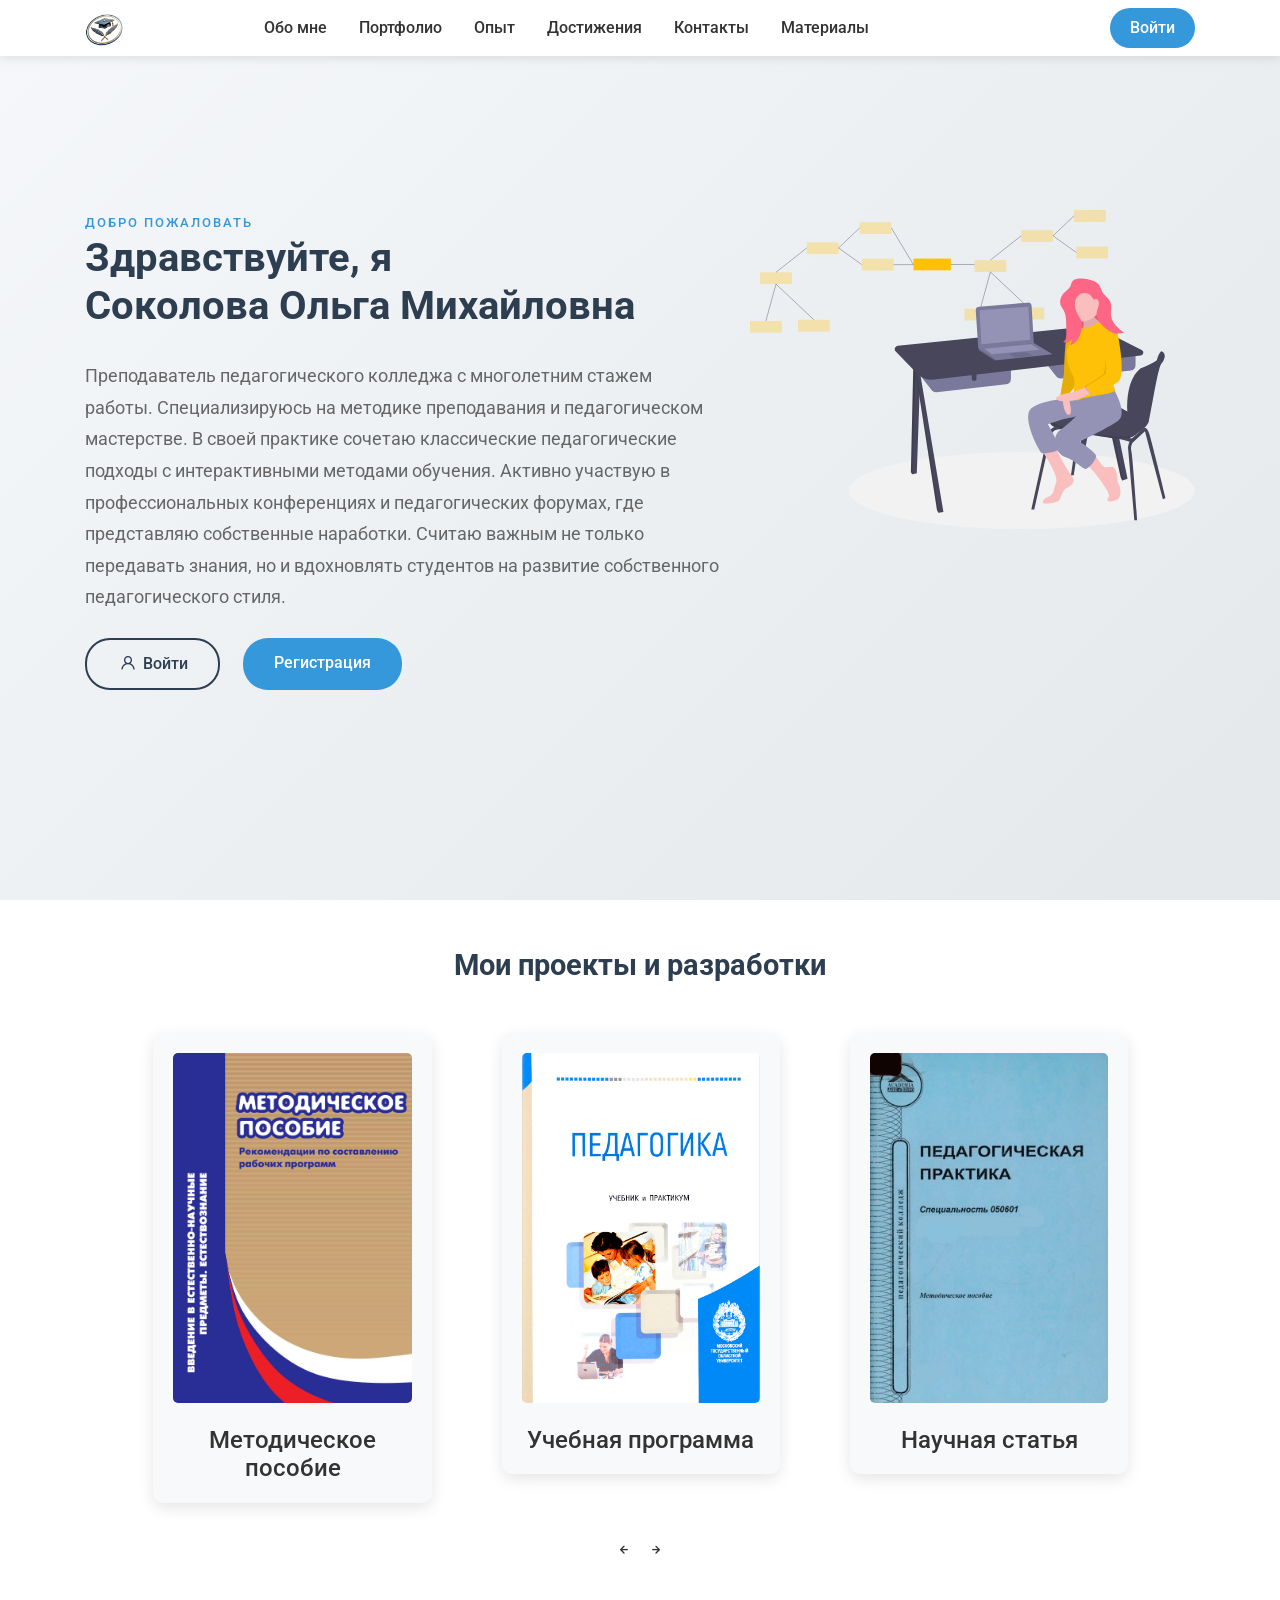
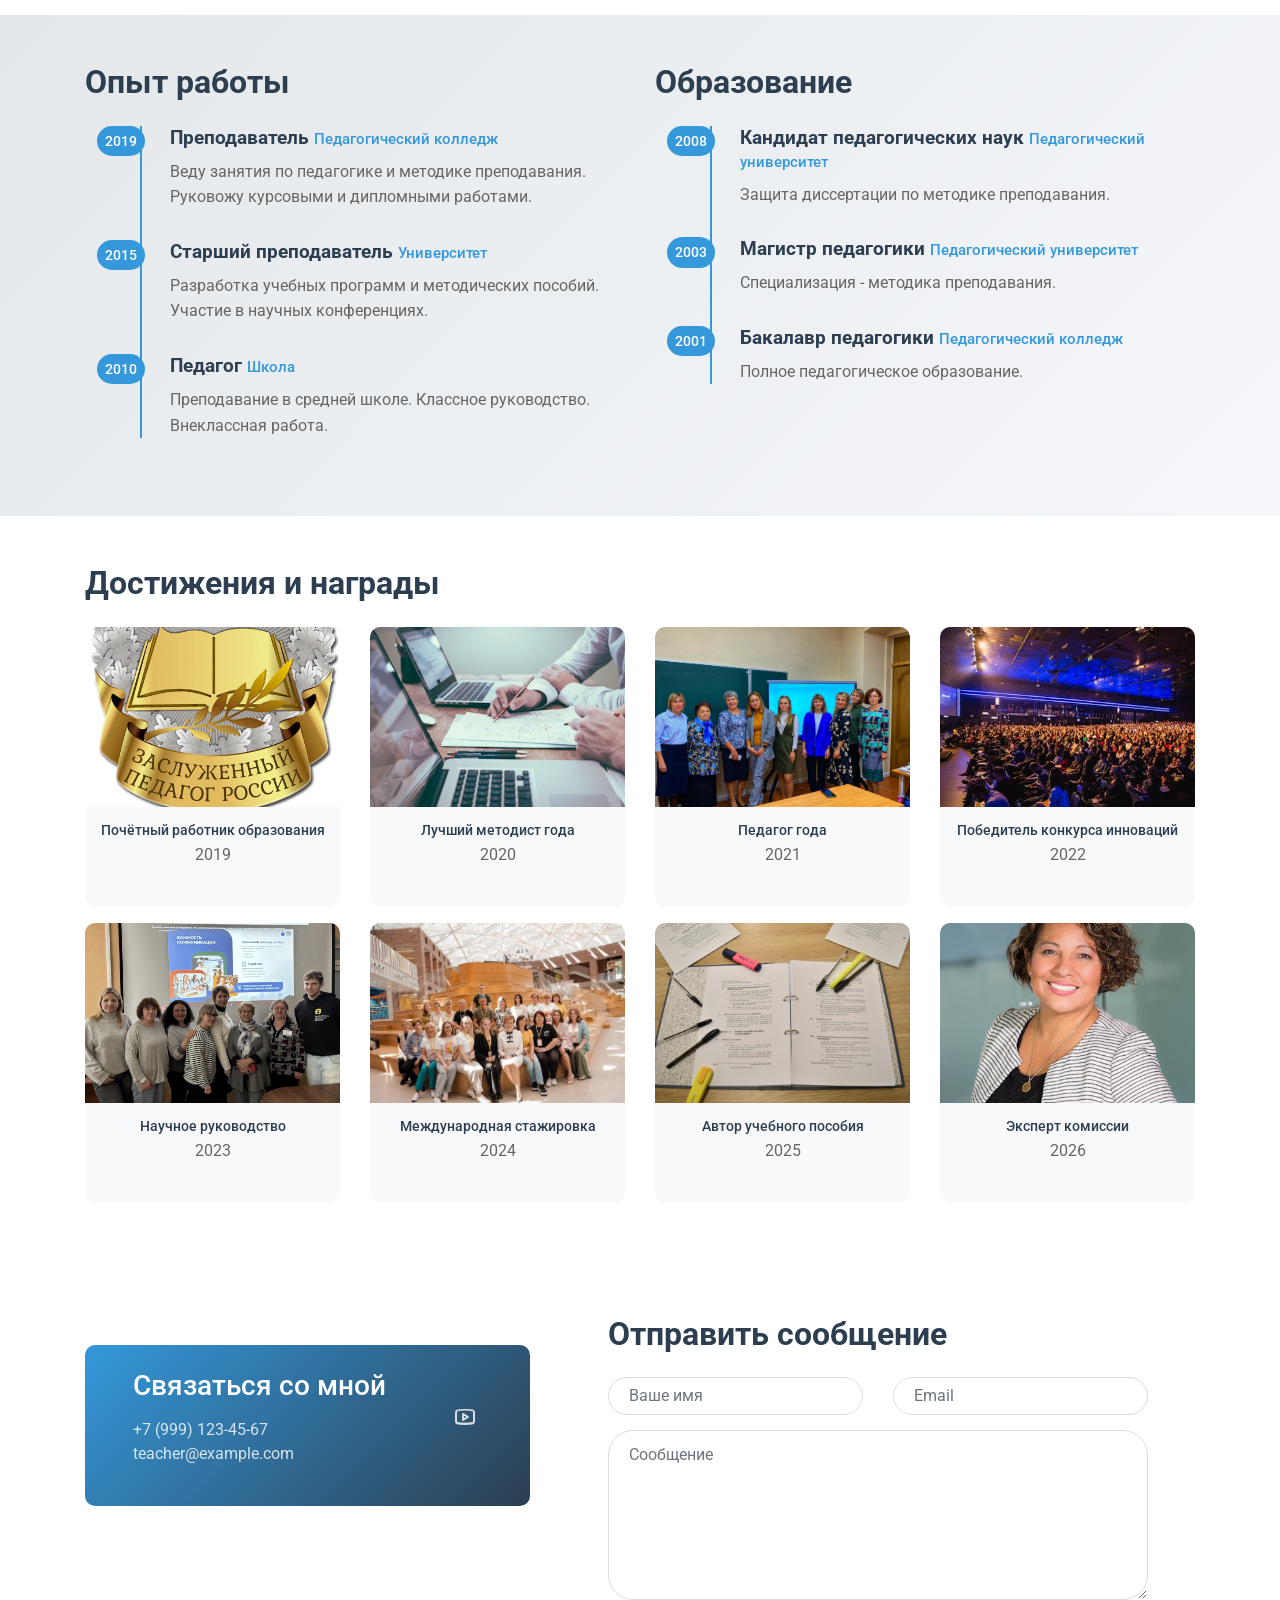
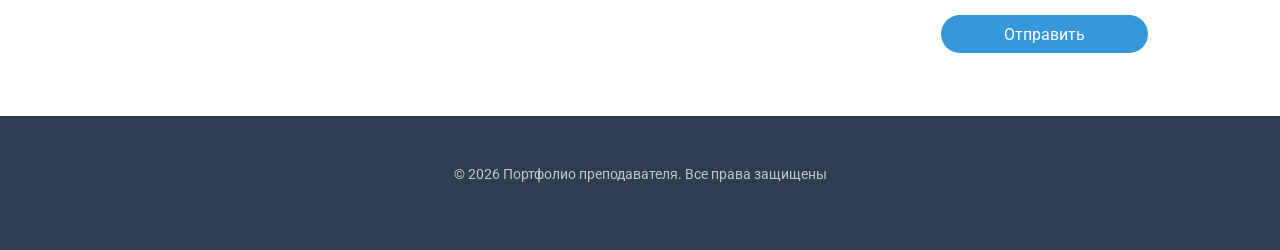
<file: index.html>
<!doctype html>
<html lang="ru">
  <head>
    <meta charset="utf-8">
    <meta name="viewport" content="width=device-width, initial-scale=1, shrink-to-fit=no">
    <meta name="description" content="Портфолио преподавателя педагогического колледжа">
    <meta name="author" content="">

    <title>Портфолио преподавателя</title>

    <link rel="stylesheet" href="css/bootstrap.min.css">
    <link rel="stylesheet" href="css/unicons.css">
    <link rel="stylesheet" href="css/owl.carousel.min.css">
    <link rel="stylesheet" href="css/owl.theme.default.min.css">
    <link rel="stylesheet" href="css/styles.css">
  </head>
  <body>

    <nav class="navbar navbar-expand-sm navbar-light">
        <div class="container">
            <a class="navbar-brand" href="index.html" style="width: 40px; height: 40px;">
              <img src="images/logo.png" alt="" style="width: 100%; vertical-align: top;">
            </a>

            <button class="navbar-toggler" type="button" data-toggle="collapse" data-target="#navbarNav" aria-controls="navbarNav" aria-expanded="false"
                aria-label="Toggle navigation">
                <span class="navbar-toggler-icon"></span>
                <span class="navbar-toggler-icon"></span>
                <span class="navbar-toggler-icon"></span>
            </button>

            <div class="collapse navbar-collapse" id="navbarNav">
                <ul class="navbar-nav mx-auto">
                    <li class="nav-item">
                        <a href="#about" class="nav-link"><span data-hover="Обо мне">Обо мне</span></a>
                    </li>
                    <li class="nav-item">
                        <a href="#portfolio" class="nav-link"><span data-hover="Портфолио">Портфолио</span></a>
                    </li>
                    <li class="nav-item">
                        <a href="#experience" class="nav-link"><span data-hover="Опыт">Опыт</span></a>
                    </li>
                    <li class="nav-item">
                        <a href="#achievements" class="nav-link"><span data-hover="Достижения">Достижения</span></a>
                    </li>
                    <li class="nav-item">
                        <a href="#contact" class="nav-link"><span data-hover="Контакты">Контакты</span></a>
                    </li>
                    <li class="nav-item">
                        <a href="materials.html" class="nav-link"><span data-hover="Материалы">Материалы</span></a>
                    </li>
                </ul>

                <ul class="navbar-nav ml-lg-auto" id="auth-nav">
                </ul>
            </div>
        </div>
    </nav>

    <section class="about full-screen d-lg-flex justify-content-center align-items-center" id="about">
        <div class="container">
            <div class="row">
                
                <div class="col-lg-7 col-md-12 col-12 d-flex align-items-center">
                    <div class="about-text">
                        <small class="small-text">Добро пожаловать</small>
                        <h1 class="animated animated-text">
                            <span class="mr-2">Здравствуйте, я</span>
                                <div class="animated-info">
                                    <!-- <span class="animated-item" id="teacher-name"></span> -->
                                    <span class="animated-item">Соколова Ольга Михайловна</span>
                                    <!-- <span class="animated-item">Соколова Ольга Михайловна</span> -->
                                </div>
                        </h1>

                        <p id="teacher-bio">Преподаватель педагогического колледжа с многолетним стажем работы. Специализируюсь на методике преподавания и педагогическом мастерстве. В своей практике сочетаю классические педагогические подходы с интерактивными методами обучения. Активно участвую в профессиональных конференциях и педагогических форумах, где представляю собственные наработки. Считаю важным не только передавать знания, но и вдохновлять студентов на развитие собственного педагогического стиля.</p>
                        
                        <div class="custom-btn-group mt-4" id="profile-buttons">
                        </div>
                    </div>
                </div>

                <div class="col-lg-5 col-md-12 col-12">
                    <div class="about-image svg">
                        <img src="images/undraw/undraw_software_engineer_lvl5.svg" class="img-fluid" alt="фото преподавателя">
                    </div>
                </div>

            </div>
        </div>
    </section>

    <section class="project py-5" id="portfolio">
        <div class="container">
                
                <div class="row">
                  <div class="col-lg-11 text-center mx-auto col-12">

                      <div class="col-lg-8 mx-auto">
                        <h2>Мои проекты и разработки</h2>
                      </div>

                      <div class="owl-carousel owl-theme" id="portfolio-carousel">
                      </div>

                  </div>
                </div>
        </div>
    </section>

    <section class="resume py-5 d-lg-flex justify-content-center align-items-center" id="experience">
        <div class="container">
            <div class="row">

                <div class="col-lg-6 col-12">
                  <h2 class="mb-4">Опыт работы</h2>

                    <div class="timeline">
                        <div class="timeline-wrapper">
                             <div class="timeline-yr">
                                  <span>2019</span>
                             </div>
                             <div class="timeline-info">
                                  <h3><span>Преподаватель </span><small>Педагогический колледж</small></h3>
                                  <p>Веду занятия по педагогике и методике преподавания. Руковожу курсовыми и дипломными работами.</p>
                             </div>
                        </div>

                        <div class="timeline-wrapper">
                            <div class="timeline-yr">
                                <span>2015</span>
                            </div>
                            <div class="timeline-info">
                                <h3><span>Старший преподаватель </span><small>Университет</small></h3>
                                <p>Разработка учебных программ и методических пособий. Участие в научных конференциях.</p>
                            </div>
                        </div>

                        <div class="timeline-wrapper">
                            <div class="timeline-yr">
                                <span>2010</span>
                            </div>
                            <div class="timeline-info">
                                <h3><span>Педагог </span><small>Школа</small></h3>
                                <p>Преподавание в средней школе. Классное руководство. Внеклассная работа.</p>
                            </div>
                        </div>
                        
                    </div>
                </div>

                <div class="col-lg-6 col-12">
                  <h2 class="mb-4 mobile-mt-2">Образование</h2>

                    <div class="timeline">
                        <div class="timeline-wrapper">
                             <div class="timeline-yr">
                                  <span>2008</span>
                             </div>
                             <div class="timeline-info">
                                  <h3><span>Кандидат педагогических наук </span><small>Педагогический университет</small></h3>
                                  <p>Защита диссертации по методике преподавания.</p>
                             </div>
                        </div>

                        <div class="timeline-wrapper">
                            <div class="timeline-yr">
                                <span>2003</span>
                            </div>
                            <div class="timeline-info">
                                <h3><span>Магистр педагогики </span><small>Педагогический университет</small></h3>
                                <p>Специализация - методика преподавания.</p>
                            </div>
                        </div>
                        
                        <div class="timeline-wrapper">
                            <div class="timeline-yr">
                                <span>2001</span>
                            </div>
                            <div class="timeline-info">
                                <h3><span>Бакалавр педагогики </span><small>Педагогический колледж</small></h3>
                                <p>Полное педагогическое образование.</p>
                            </div>
                        </div>

                    </div>
                </div>
                
            </div>
        </div>
    </section>

    <section class="contact py-5" id="achievements">
      <div class="container">
        <div class="row">
          <div class="col-lg-12 col-12">
            <div class="contact-form">
              <h2 class="mb-4">Достижения и награды</h2>
              <div class="row" id="achievements-list">
                <div class="col-md-4 mb-3">
                  <div class="achievement-card">
                    <i class="uil uil-trophy"></i>
                    <h4>Почётный работник образования</h4>
                    <p>2019</p>
                  </div>
                </div>
                <div class="col-md-4 mb-3">
                  <div class="achievement-card">
                    <i class="uil uil-book"></i>
                    <h4>Лучший методист года</h4>
                    <p>2020</p>
                  </div>
                </div>
                <div class="col-md-4 mb-3">
                  <div class="achievement-card">
                    <i class="uil uil-users-alt"></i>
                    <h4>Педагог года</h4>
                    <p>2021</p>
                  </div>
                </div>
              </div>
            </div>
          </div>
        </div>
      </div>
    </section>

    <section class="contact py-5" id="contact">
      <div class="container">
        <div class="row">
          
          <div class="col-lg-5 mr-lg-5 col-12">
            <div class="contact-info d-flex justify-content-between align-items-center py-4 px-lg-5">
                <div class="contact-info-item">
                  <h3 class="mb-3 text-white">Связаться со мной</h3>
                  <p class="footer-text mb-0">+7 (999) 123-45-67</p>
                  <p><a href="mailto:teacher@example.com">teacher@example.com</a></p>
                </div>

                <ul class="social-links">
                     <li><a href="#" class="uil uil-vk" data-toggle="tooltip" data-placement="left" title="ВКонтакте"></a></li>
                     <li><a href="#" class="uil uil-telegram" data-toggle="tooltip" data-placement="left" title="Telegram"></a></li>
                     <li><a href="#" class="uil uil-youtube" data-toggle="tooltip" data-placement="left" title="YouTube"></a></li>
                </ul>
            </div>
          </div>

          <div class="col-lg-6 col-12">
            <div class="contact-form">
              <h2 class="mb-4">Отправить сообщение</h2>

              <form action="" method="get">
                <div class="row">
                  <div class="col-lg-6 col-12">
                    <input type="text" class="form-control" name="name" placeholder="Ваше имя" id="name">
                  </div>

                  <div class="col-lg-6 col-12">
                    <input type="email" class="form-control" name="email" placeholder="Email" id="email">
                  </div>

                  <div class="col-12">
                    <textarea name="message" rows="6" class="form-control" id="message" placeholder="Сообщение"></textarea>
                  </div>

                  <div class="ml-lg-auto col-lg-5 col-12">
                    <input type="submit" class="form-control submit-btn" value="Отправить">
                  </div>
                </div>
              </form>
            </div>
          </div>

        </div>
      </div>
    </section>

     <footer class="footer py-5">
           <div class="container">
                <div class="row">

                    <div class="col-lg-12 col-12">                                
                        <p class="copyright-text text-center">&copy; <span id="current-year"></span> Портфолио преподавателя. Все права защищены</p>
                    </div>
                    
                </div>
           </div>
      </footer>

    <script src="js/jquery-3.3.1.min.js"></script>
    <script src="js/popper.min.js"></script>
    <script src="js/bootstrap.min.js"></script>
    <script src="js/Headroom.js"></script>
    <script src="js/jQuery.headroom.js"></script>
    <script src="js/owl.carousel.min.js"></script>
    <script src="js/smoothscroll.js"></script>
    <script src="js/app.js"></script>

  </body>
</html>
</file>
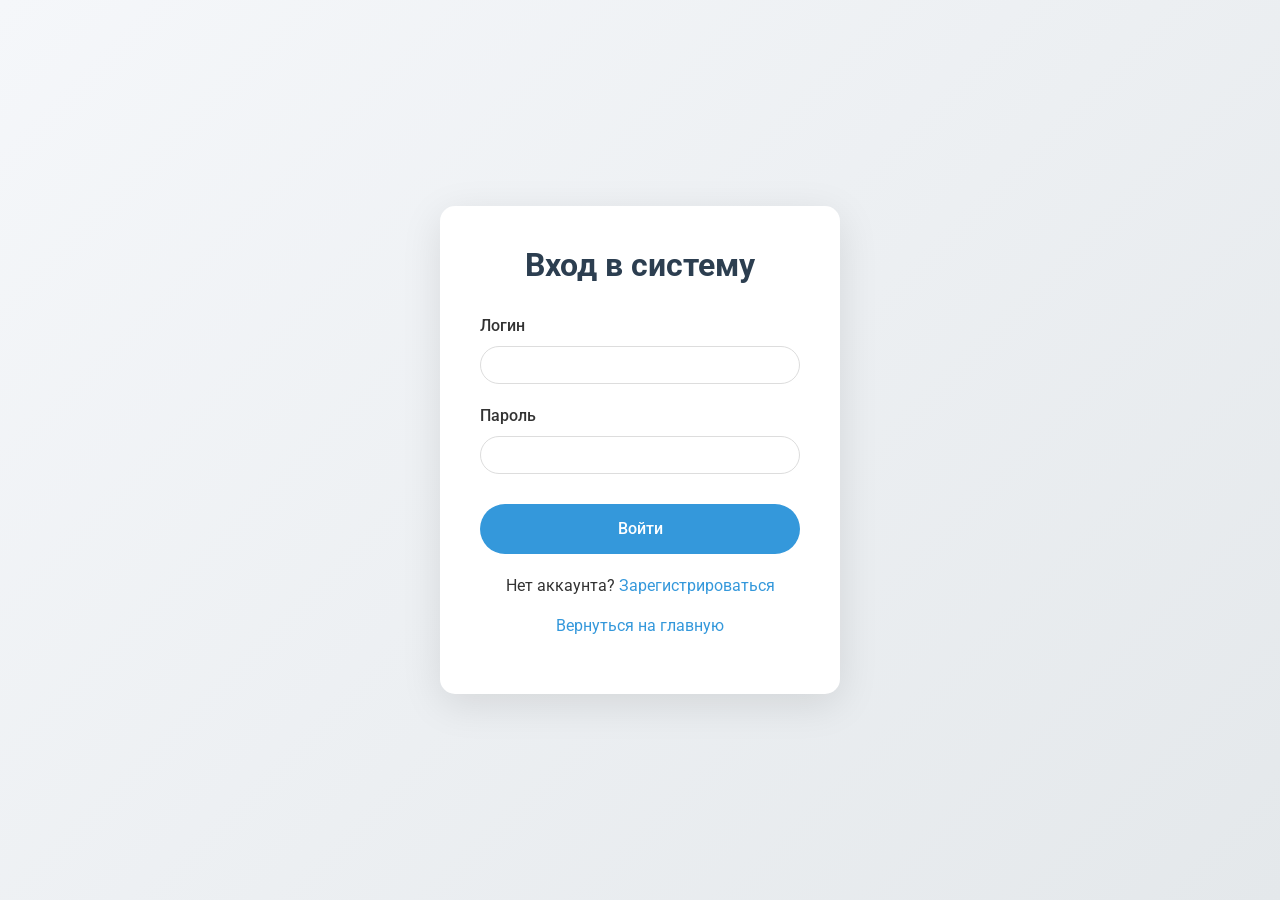
<file: admin.html>
<!doctype html>
<html lang="ru">
  <head>
    <meta charset="utf-8">
    <meta name="viewport" content="width=device-width, initial-scale=1, shrink-to-fit=no">
    <title>Админ-панель - Портфолио преподавателя</title>
    <link rel="stylesheet" href="css/bootstrap.min.css">
    <link rel="stylesheet" href="css/unicons.css">
    <link rel="stylesheet" href="css/styles.css">
  </head>
  <body>

    <div class="admin-page">
      <div class="sidebar">
        <a href="index.html" class="sidebar-brand"><i class='uil uil-graduation-cap'></i> Админ-панель</a>
        <ul class="sidebar-nav">
          <li><a href="#" class="active" data-section="profile"><i class='uil uil-user'></i> Профиль</a></li>
          <li><a href="#" data-section="achievements"><i class='uil uil-trophy'></i> Достижения</a></li>
          <li><a href="#" data-section="experience"><i class='uil uil-briefcase-alt'></i> Опыт работы</a></li>
          <li><a href="#" data-section="education"><i class='uil uil-book'></i> Образование</a></li>
          <li><a href="#" data-section="portfolio"><i class='uil uil-image'></i> Портфолио</a></li>
          <li><a href="#" data-section="materials"><i class='uil uil-file-alt'></i> Материалы</a></li>
          <li><a href="#" data-section="users"><i class='uil uil-users-alt'></i> Пользователи</a></li>
          <li><a href="index.html"><i class='uil uil-home'></i> На сайт</a></li>
        </ul>
      </div>

      <div class="main-content">
        <div class="admin-header">
          <h2>Панель управления</h2>
          <div>
            <span id="admin-name">Администратор</span>
            <span class="logout-btn" onclick="App.logout()">Выйти</span>
          </div>
        </div>

        <div class="alert" id="alert-message" style="display: none;"></div>

        <div id="dashboard-section" class="admin-section">
          <div class="stats-grid">
            <div class="stat-card">
              <i class="uil uil-trophy"></i>
              <h4 id="stat-achievements">0</h4>
              <p>Достижений</p>
            </div>
            <div class="stat-card">
              <i class="uil uil-briefcase-alt"></i>
              <h4 id="stat-experience">0</h4>
              <p>Мест работы</p>
            </div>
            <div class="stat-card">
              <i class="uil uil-book"></i>
              <h4 id="stat-education">0</h4>
              <p>Образований</p>
            </div>
            <div class="stat-card">
              <i class="uil uil-users-alt"></i>
              <h4 id="stat-users">0</h4>
              <p>Пользователей</p>
            </div>
          </div>
        </div>

        <div id="profile-section" class="admin-section" style="display: none;">
          <div class="admin-card">
            <h3>Редактирование профиля</h3>
            <form id="profile-form">
              <div class="form-group">
                <label for="teacher-name">ФИО</label>
                <input type="text" class="form-control" id="teacher-name">
              </div>
              <div class="form-group">
                <label for="teacher-bio">О себе</label>
                <textarea class="form-control" id="teacher-bio"></textarea>
              </div>
              <button type="submit" class="btn custom-btn custom-btn-bg">Сохранить</button>
            </form>
          </div>
        </div>

        <div id="achievements-section" class="admin-section" style="display: none;">
          <div class="admin-card">
            <h3>Добавить достижение</h3>
            <form id="achievement-form">
              <div class="form-row">
                <div class="form-group">
                  <label for="achievement-title">Название</label>
                  <input type="text" class="form-control" id="achievement-title" required>
                </div>
                <div class="form-group">
                  <label for="achievement-year">Год</label>
                  <input type="text" class="form-control" id="achievement-year" required>
                </div>
              </div>
              <div class="form-group">
                <label for="achievement-icon">Иконка (класс)</label>
                <select class="form-control" id="achievement-icon">
                  <option value="uil-trophy">uil-trophy</option>
                  <option value="uil-book">uil-book</option>
                  <option value="uil-users-alt">uil-users-alt</option>
                  <option value="uil-star">uil-star</option>
                  <option value="uilMedal">uil-medal</option>
                </select>
              </div>
              <button type="submit" class="btn custom-btn custom-btn-bg">Добавить</button>
            </form>
          </div>

          <div class="admin-card">
            <h3>Список достижений</h3>
            <table class="data-table" id="achievements-table">
              <thead>
                <tr>
                  <th>Название</th>
                  <th>Год</th>
                  <th>Действия</th>
                </tr>
              </thead>
              <tbody></tbody>
            </table>
          </div>
        </div>

        <div id="experience-section" class="admin-section" style="display: none;">
          <div class="admin-card">
            <h3>Добавить место работы</h3>
            <form id="experience-form">
              <div class="form-row">
                <div class="form-group">
                  <label for="exp-year">Год</label>
                  <input type="text" class="form-control" id="exp-year" required>
                </div>
                <div class="form-group">
                  <label for="exp-title">Должность</label>
                  <input type="text" class="form-control" id="exp-title" required>
                </div>
              </div>
              <div class="form-group">
                <label for="exp-place">Место работы</label>
                <input type="text" class="form-control" id="exp-place" required>
              </div>
              <div class="form-group">
                <label for="exp-desc">Описание</label>
                <textarea class="form-control" id="exp-desc"></textarea>
              </div>
              <button type="submit" class="btn custom-btn custom-btn-bg">Добавить</button>
            </form>
          </div>

          <div class="admin-card">
            <h3>Опыт работы</h3>
            <table class="data-table" id="experience-table">
              <thead>
                <tr>
                  <th>Год</th>
                  <th>Должность</th>
                  <th>Место</th>
                  <th>Действия</th>
                </tr>
              </thead>
              <tbody></tbody>
            </table>
          </div>
        </div>

        <div id="education-section" class="admin-section" style="display: none;">
          <div class="admin-card">
            <h3>Добавить образование</h3>
            <form id="education-form">
              <div class="form-row">
                <div class="form-group">
                  <label for="edu-year">Год</label>
                  <input type="text" class="form-control" id="edu-year" required>
                </div>
                <div class="form-group">
                  <label for="edu-title">Квалификация</label>
                  <input type="text" class="form-control" id="edu-title" required>
                </div>
              </div>
              <div class="form-group">
                <label for="edu-place">Учебное заведение</label>
                <input type="text" class="form-control" id="edu-place" required>
              </div>
              <div class="form-group">
                <label for="edu-desc">Описание</label>
                <textarea class="form-control" id="edu-desc"></textarea>
              </div>
              <button type="submit" class="btn custom-btn custom-btn-bg">Добавить</button>
            </form>
          </div>

          <div class="admin-card">
            <h3>Образование</h3>
            <table class="data-table" id="education-table">
              <thead>
                <tr>
                  <th>Год</th>
                  <th>Квалификация</th>
                  <th>Место</th>
                  <th>Действия</th>
                </tr>
              </thead>
              <tbody></tbody>
            </table>
          </div>
        </div>

        <div id="portfolio-section" class="admin-section" style="display: none;">
          <div class="admin-card">
            <h3>Добавить работу в портфолио</h3>
            <form id="portfolio-form">
              <div class="form-group">
                <label for="portfolio-title">Название</label>
                <input type="text" class="form-control" id="portfolio-title" required>
              </div>
              <div class="form-group">
                <label for="portfolio-image">Изображение</label>
                <select class="form-control" id="portfolio-image">
                  <option value="images/project/project-image01.png">project-image01.png</option>
                  <option value="images/project/project-image02.png">project-image02.png</option>
                  <option value="images/project/project-image03.png">project-image03.png</option>
                  <option value="images/project/project-image04.png">project-image04.png</option>
                  <option value="images/project/project-image05.png">project-image05.png</option>
                </select>
              </div>
              <button type="submit" class="btn custom-btn custom-btn-bg">Добавить</button>
            </form>
          </div>

          <div class="admin-card">
            <h3>Портфолио</h3>
            <table class="data-table" id="portfolio-table">
              <thead>
                <tr>
                  <th>Название</th>
                  <th>И��ображение</th>
                  <th>Действия</th>
                </tr>
              </thead>
              <tbody></tbody>
            </table>
          </div>
        </div>

        <div id="materials-section" class="admin-section" style="display: none;">
          <div class="admin-card">
            <h3>Добавить материал</h3>
            <form id="material-form">
              <div class="form-row">
                <div class="form-group">
                  <label for="material-title">Название</label>
                  <input type="text" class="form-control" id="material-title" required>
                </div>
                <div class="form-group">
                  <label for="material-type">Тип</label>
                  <select class="form-control" id="material-type">
                    <option value="lectures">Лекция</option>
                    <option value="practical">Практическое занятие</option>
                    <option value="methodical">Методический материал</option>
                    <option value="tests">Тест</option>
                  </select>
                </div>
              </div>
              <div class="form-group">
                <label for="material-desc">Описание</label>
                <textarea class="form-control" id="material-desc"></textarea>
              </div>
              <div class="form-group">
                <label for="material-date">Дата</label>
                <input type="date" class="form-control" id="material-date">
              </div>
              <button type="submit" class="btn custom-btn custom-btn-bg">Добавить</button>
            </form>
          </div>

          <div class="admin-card">
            <h3>Материалы</h3>
            <table class="data-table" id="materials-table">
              <thead>
                <tr>
                  <th>Название</th>
                  <th>Тип</th>
                  <th>Дата</th>
                  <th>Скачиваний</th>
                  <th>Действия</th>
                </tr>
              </thead>
              <tbody></tbody>
            </table>
          </div>
        </div>

        <div id="users-section" class="admin-section" style="display: none;">
          <div class="admin-card">
            <h3>Пользователи системы</h3>
            <table class="data-table" id="users-table">
              <thead>
                <tr>
                  <th>ID</th>
                  <th>Имя</th>
                  <th>Логин</th>
                  <th>Роль</th>
                </tr>
              </thead>
              <tbody></tbody>
            </table>
          </div>
        </div>
      </div>
    </div>

    <script src="js/jquery-3.3.1.min.js"></script>
    <script src="js/bootstrap.min.js"></script>
    <script src="js/app.js"></script>
    <script>
      $(document).ready(function() {
        const currentUser = App.getCurrentUser();
        if (!currentUser || currentUser.role !== 'admin') {
          window.location.href = 'login.html';
          return;
        }

        $('#admin-name').text(currentUser.name);

        App.loadAdminData = function() {
          const data = JSON.parse(localStorage.getItem(App.STORAGE_KEY));
          const users = JSON.parse(localStorage.getItem(App.USERS_KEY));
          return { data, users };
        };

        function loadDashboard() {
          const { data, users } = App.loadAdminData();
          $('#stat-achievements').text(data.achievements.length);
          $('#stat-experience').text(data.experience.length);
          $('#stat-education').text(data.education.length);
          $('#stat-users').text(users.length);
        }

        function loadProfile() {
          const { data } = App.loadAdminData();
          $('#teacher-name').val(data.teacherName);
          $('#teacher-bio').val(data.teacherBio);
        }

        function loadAchievements() {
          const { data } = App.loadAdminData();
          $('#achievements-table tbody').html(data.achievements.map((a, i) => `
            <tr>
              <td>${a.title}</td>
              <td>${a.year}</td>
              <td>
                <button class="btn btn-sm btn-delete" onclick="deleteAchievement(${i})">Удалить</button>
              </td>
            </tr>
          `).join(''));
        }

        function loadExperience() {
          const { data } = App.loadAdminData();
          $('#experience-table tbody').html(data.experience.map((e, i) => `
            <tr>
              <td>${e.year}</td>
              <td>${e.title}</td>
              <td>${e.place}</td>
              <td>
                <button class="btn btn-sm btn-delete" onclick="deleteExperience(${i})">Удалить</button>
              </td>
            </tr>
          `).join(''));
        }

        function loadEducation() {
          const { data } = App.loadAdminData();
          $('#education-table tbody').html(data.education.map((e, i) => `
            <tr>
              <td>${e.year}</td>
              <td>${e.title}</td>
              <td>${e.place}</td>
              <td>
                <button class="btn btn-sm btn-delete" onclick="deleteEducation(${i})">Удалить</button>
              </td>
            </tr>
          `).join(''));
        }

        function loadPortfolio() {
          const { data } = App.loadAdminData();
          $('#portfolio-table tbody').html(data.portfolio.map((p, i) => `
            <tr>
              <td>${p.title}</td>
              <td>${p.image}</td>
              <td>
                <button class="btn btn-sm btn-delete" onclick="deletePortfolio(${i})">Удалить</button>
              </td>
            </tr>
          `).join(''));
        }

        function loadMaterials() {
          const materials = JSON.parse(localStorage.getItem('materials')) || [];
          const typeLabels = { lectures: 'Лекция', practical: 'Практика', methodical: 'Методичка', tests: 'Тест' };
          $('#materials-table tbody').html(materials.map((m, i) => `
            <tr>
              <td>${m.title}</td>
              <td>${typeLabels[m.type] || m.type}</td>
              <td>${m.date}</td>
              <td>${m.downloads || 0}</td>
              <td>
                <button class="btn btn-sm btn-delete" onclick="deleteMaterial(${i})">Удалить</button>
              </td>
            </tr>
          `).join(''));
        }

        function loadUsers() {
          const { users } = App.loadAdminData();
          $('#users-table tbody').html(users.map(u => {
            let roleLabel = u.role === 'admin' ? 'Админ' : 'Студент';
            return `<tr>
              <td>${u.id}</td>
              <td>${u.name}</td>
              <td>${u.login}</td>
              <td>${roleLabel}</td>
            </tr>`;
          }).join(''));
        }

        window.deleteAchievement = function(index) {
          App.deleteAchievement(index);
          loadAchievements();
          loadDashboard();
          showAlert('Достижение удалено', 'success');
        };

        window.deleteExperience = function(index) {
          App.deleteExperience(index);
          loadExperience();
          loadDashboard();
          showAlert('Запись удалена', 'success');
        };

        window.deleteEducation = function(index) {
          const data = JSON.parse(localStorage.getItem(App.STORAGE_KEY));
          data.education.splice(index, 1);
          localStorage.setItem(App.STORAGE_KEY, JSON.stringify(data));
          loadEducation();
          loadDashboard();
          showAlert('Запись удалена', 'success');
        };

        window.deletePortfolio = function(index) {
          const data = JSON.parse(localStorage.getItem(App.STORAGE_KEY));
          data.portfolio.splice(index, 1);
          localStorage.setItem(App.STORAGE_KEY, JSON.stringify(data));
          loadPortfolio();
          showAlert('Запись удалена', 'success');
        };

        window.deleteMaterial = function(index) {
          const materials = JSON.parse(localStorage.getItem('materials')) || [];
          materials.splice(index, 1);
          localStorage.setItem('materials', JSON.stringify(materials));
          loadMaterials();
          showAlert('Материал удалён', 'success');
        };

        function showAlert(message, type) {
          $('#alert-message').text(message).removeClass('alert-success alert-error').addClass('alert-' + type).show();
          setTimeout(() => $('#alert-message').hide(), 3000);
        }

        $('.sidebar-nav a').on('click', function(e) {
          if (!$(this).data('section')) return;
          e.preventDefault();
          $('.sidebar-nav a').removeClass('active');
          $(this).addClass('active');

          const section = $(this).data('section');
          $('.admin-section').hide();
          $('#' + section + '-section').show();

          if (section === 'dashboard') loadDashboard();
          if (section === 'profile') loadProfile();
          if (section === 'achievements') loadAchievements();
          if (section === 'experience') loadExperience();
          if (section === 'education') loadEducation();
          if (section === 'portfolio') loadPortfolio();
          if (section === 'materials') loadMaterials();
          if (section === 'users') loadUsers();
        });

        $('#profile-form').on('submit', function(e) {
          e.preventDefault();
          App.savePortfolioData({
            teacherName: $('#teacher-name').val(),
            teacherBio: $('#teacher-bio').val()
          });
          showAlert('Профиль сохранён', 'success');
        });

        $('#achievement-form').on('submit', function(e) {
          e.preventDefault();
          App.saveAchievement({
            title: $('#achievement-title').val(),
            year: $('#achievement-year').val(),
            icon: $('#achievement-icon').val()
          });
          loadAchievements();
          loadDashboard();
          showAlert('Достижение добавлено', 'success');
          this.reset();
        });

        $('#experience-form').on('submit', function(e) {
          e.preventDefault();
          const data = JSON.parse(localStorage.getItem(App.STORAGE_KEY));
          data.experience.push({
            year: $('#exp-year').val(),
            title: $('#exp-title').val(),
            place: $('#exp-place').val(),
            description: $('#exp-desc').val()
          });
          localStorage.setItem(App.STORAGE_KEY, JSON.stringify(data));
          loadExperience();
          loadDashboard();
          showAlert('Запись добавлена', 'success');
          this.reset();
        });

        $('#education-form').on('submit', function(e) {
          e.preventDefault();
          const data = JSON.parse(localStorage.getItem(App.STORAGE_KEY));
          data.education.push({
            year: $('#edu-year').val(),
            title: $('#edu-title').val(),
            place: $('#edu-place').val(),
            description: $('#edu-desc').val()
          });
          localStorage.setItem(App.STORAGE_KEY, JSON.stringify(data));
          loadEducation();
          loadDashboard();
          showAlert('Запись добавлена', 'success');
          this.reset();
        });

        $('#portfolio-form').on('submit', function(e) {
          e.preventDefault();
          const data = JSON.parse(localStorage.getItem(App.STORAGE_KEY));
          data.portfolio.push({
            title: $('#portfolio-title').val(),
            image: $('#portfolio-image').val()
          });
          localStorage.setItem(App.STORAGE_KEY, JSON.stringify(data));
          loadPortfolio();
          showAlert('Запись добавлена', 'success');
          this.reset();
        });

        $('#material-form').on('submit', function(e) {
          e.preventDefault();
          const materials = JSON.parse(localStorage.getItem('materials')) || [];
          materials.push({
            id: materials.length + 1,
            title: $('#material-title').val(),
            type: $('#material-type').val(),
            description: $('#material-desc').val(),
            date: $('#material-date').val() || new Date().toISOString().split('T')[0],
            downloads: 0
          });
          localStorage.setItem('materials', JSON.stringify(materials));
          loadMaterials();
          showAlert('Материал добавлен', 'success');
          this.reset();
        });

        loadDashboard();
      });
    </script>
  </body>
</html>
</file>
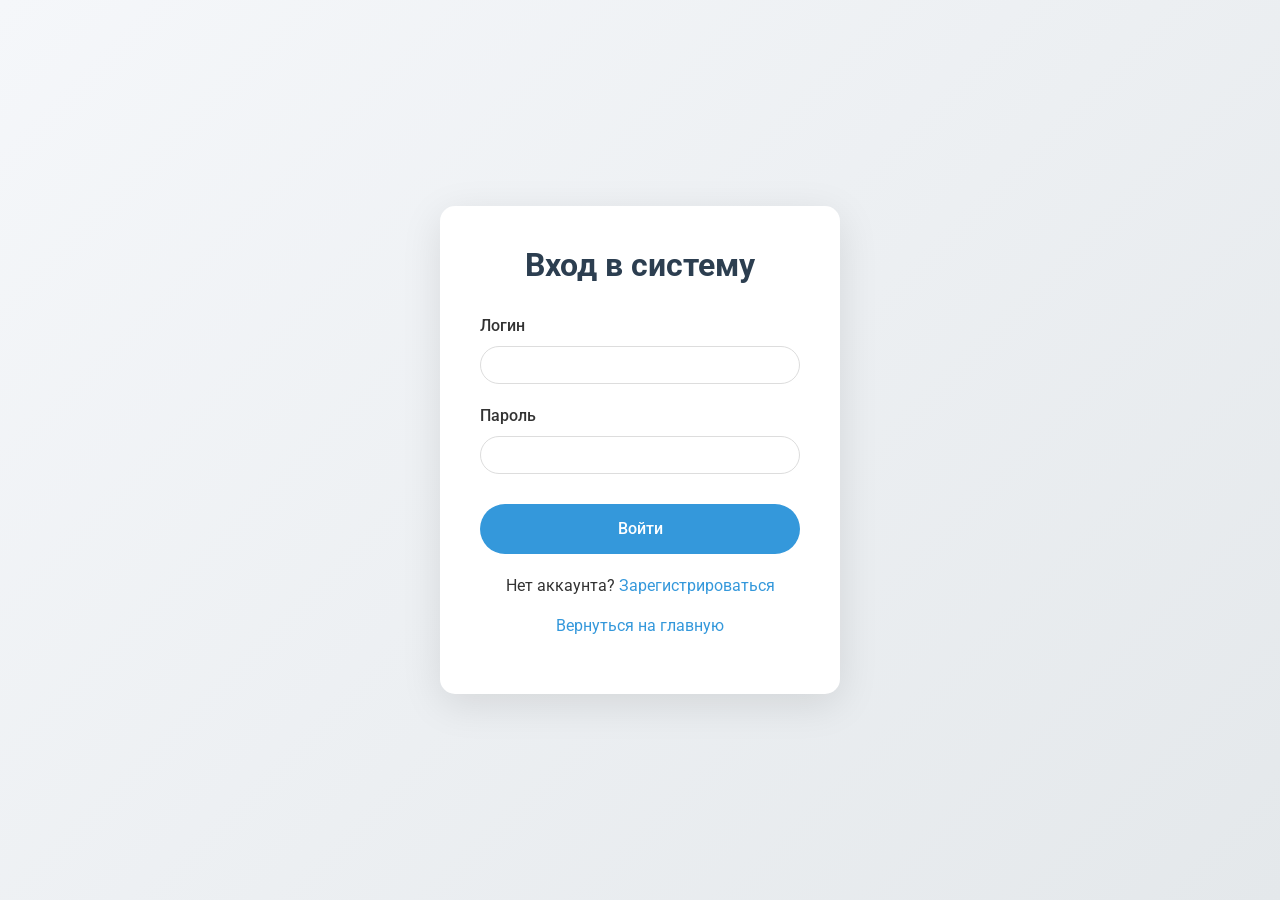
<file: login.html>
<!doctype html>
<html lang="ru">
  <head>
    <meta charset="utf-8">
    <meta name="viewport" content="width=device-width, initial-scale=1, shrink-to-fit=no">
    <title>Вход - Портфолио преподавателя</title>
    <link rel="stylesheet" href="css/bootstrap.min.css">
    <link rel="stylesheet" href="css/unicons.css">
    <link rel="stylesheet" href="css/styles.css">
  </head>
  <body>

    <div class="auth-page">
      <div class="auth-card">
        <h2>Вход в систему</h2>
        <form id="login-form">
          <div class="form-group">
            <label for="login">Логин</label>
            <input type="text" class="form-control" id="login" required>
          </div>
          <div class="form-group">
            <label for="password">Пароль</label>
            <input type="password" class="form-control" id="password" required>
          </div>
          <div class="error-message" id="error-message"></div>
          <button type="submit" class="btn custom-btn custom-btn-bg">Войти</button>
        </form>
        <div class="auth-links">
          <p>Нет аккаунта? <a href="register.html">Зарегистрироваться</a></p>
          <p><a href="index.html">Вернуться на главную</a></p>
        </div>
      </div>
    </div>

    <script src="js/jquery-3.3.1.min.js"></script>
    <script src="js/bootstrap.min.js"></script>
    <script src="js/app.js"></script>
    <script>
      document.getElementById('login-form').addEventListener('submit', function(e) {
        e.preventDefault();
        const login = document.getElementById('login').value;
        const password = document.getElementById('password').value;
        const result = App.login(login, password);

        if (result.success) {
          if (result.user.role === 'admin') {
            window.location.href = 'admin.html';
          } else {
            window.location.href = 'index.html';
          }
        } else {
          document.getElementById('error-message').textContent = result.message;
          document.getElementById('error-message').style.display = 'block';
        }
      });
    </script>
  </body>
</html>
</file>
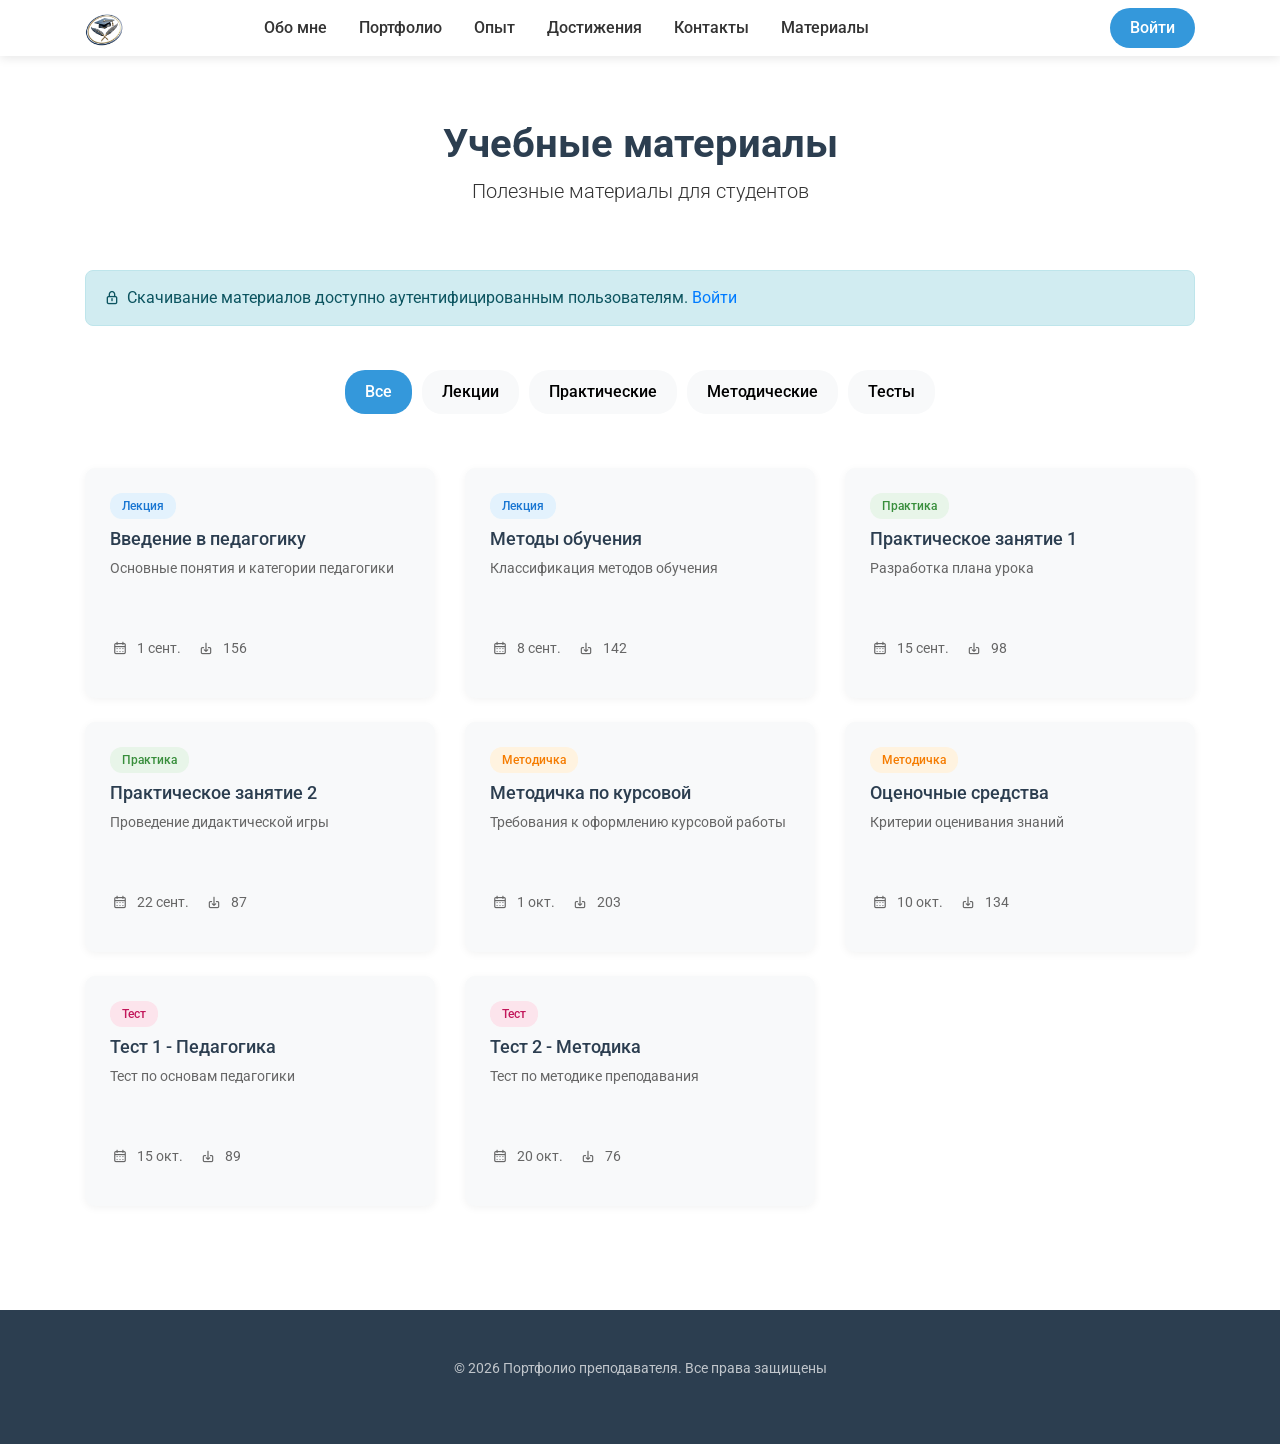
<file: materials.html>
<!doctype html>
<html lang="ru">
  <head>
    <meta charset="utf-8">
    <meta name="viewport" content="width=device-width, initial-scale=1, shrink-to-fit=no">
    <meta name="description" content="Учебные материалы для студентов">
    <title>Материалы - Портфолио преподавателя</title>

    <link rel="stylesheet" href="css/bootstrap.min.css">
    <link rel="stylesheet" href="css/unicons.css">
    <link rel="stylesheet" href="css/styles.css">
  </head>
  <body>

   <nav class="navbar navbar-expand-sm navbar-light">
        <div class="container">
            <a class="navbar-brand" href="index.html" style="width: 40px; height: 40px;">
              <img src="images/logo.png" alt="" style="width: 100%; vertical-align: top;">
            </a>

            <button class="navbar-toggler" type="button" data-toggle="collapse" data-target="#navbarNav" aria-controls="navbarNav" aria-expanded="false"
                aria-label="Toggle navigation">
                <span class="navbar-toggler-icon"></span>
                <span class="navbar-toggler-icon"></span>
                <span class="navbar-toggler-icon"></span>
            </button>

            <div class="collapse navbar-collapse" id="navbarNav">
                <ul class="navbar-nav mx-auto">
                    <li class="nav-item">
                        <a href="#about" class="nav-link"><span data-hover="Обо мне">Обо мне</span></a>
                    </li>
                    <li class="nav-item">
                        <a href="#portfolio" class="nav-link"><span data-hover="Портфолио">Портфолио</span></a>
                    </li>
                    <li class="nav-item">
                        <a href="#experience" class="nav-link"><span data-hover="Опыт">Опыт</span></a>
                    </li>
                    <li class="nav-item">
                        <a href="#achievements" class="nav-link"><span data-hover="Достижения">Достижения</span></a>
                    </li>
                    <li class="nav-item">
                        <a href="#contact" class="nav-link"><span data-hover="Контакты">Контакты</span></a>
                    </li>
                    <li class="nav-item">
                        <a href="materials.html" class="nav-link"><span data-hover="Материалы">Материалы</span></a>
                    </li>
                </ul>

                <ul class="navbar-nav ml-lg-auto" id="auth-nav">
                </ul>
            </div>
        </div>
    </nav>

    <section class="materials-section">
        <div class="container">
            <div class="row">
                <div class="col-12 text-center mb-5">
                    <h1>Учебные материалы</h1>
                    <p class="lead">Полезные материалы для студентов</p>
                </div>
            </div>

            <div class="row mb-4">
                <div class="col-12">
                    <div id="auth-message"></div>
                </div>
            </div>

            <div class="row mb-4">
                <div class="col-12">
                    <div class="filter-buttons">
                        <button class="filter-btn active" data-filter="all">Все</button>
                        <button class="filter-btn" data-filter="lectures">Лекции</button>
                        <button class="filter-btn" data-filter="practical">Практические</button>
                        <button class="filter-btn" data-filter="methodical">Методические</button>
                        <button class="filter-btn" data-filter="tests">Тесты</button>
                    </div>
                </div>
            </div>

            <div class="row" id="materials-list">
            </div>
        </div>
    </section>

    <footer class="footer py-5">
        <div class="container">
            <div class="row">
                <div class="col-lg-12 col-12">                                
                    <p class="copyright-text text-center">&copy; <span id="current-year"></span> Портфолио преподавателя. Все права защищены</p>
                </div>
            </div>
        </div>
    </footer>

    <script src="js/jquery-3.3.1.min.js"></script>
    <script src="js/bootstrap.min.js"></script>
    <script src="js/app.js"></script>
    <script>
        const Materials = {
            init() {
                this.checkStorage();
                this.loadMaterials();
                this.initFilters();
                this.updateAuthUI();
                document.getElementById('current-year').textContent = new Date().getFullYear();
            },

            updateAuthUI() {
                const currentUser = JSON.parse(localStorage.getItem('currentUser'));
                const authMsg = document.getElementById('auth-message');
                if (!currentUser) {
                    authMsg.innerHTML = '<div class="alert alert-info"><i class="uil uil-lock-alt"></i> Скачивание материалов доступно аутентифицированным пользователям. <a href="login.html">Войти</a></div>';
                } else {
                    authMsg.innerHTML = '';
                }
            },

            isAuthenticated() {
                return !!localStorage.getItem('currentUser');
            },

            checkStorage() {
                if (!localStorage.getItem('materials')) {
                    const defaultData = [
                        { id: 1, title: 'Введение в педагогику', type: 'lectures', description: 'Основные понятия и категории педагогики', date: '2024-09-01', downloads: 156 },
                        { id: 2, title: 'Методы обучения', type: 'lectures', description: 'Классификация методов обучения', date: '2024-09-08', downloads: 142 },
                        { id: 3, title: 'Практическое занятие 1', type: 'practical', description: 'Разработка плана урока', date: '2024-09-15', downloads: 98 },
                        { id: 4, title: 'Практическое занятие 2', type: 'practical', description: 'Проведение дидактической игры', date: '2024-09-22', downloads: 87 },
                        { id: 5, title: 'Методичка по курсовой', type: 'methodical', description: 'Требования к оформлению курсовой работы', date: '2024-10-01', downloads: 203 },
                        { id: 6, title: 'Оценочные средства', type: 'methodical', description: 'Критерии оценивания знаний', date: '2024-10-10', downloads: 134 },
                        { id: 7, title: 'Тест 1 - Педагогика', type: 'tests', description: 'Тест по основам педагогики', date: '2024-10-15', downloads: 89 },
                        { id: 8, title: 'Тест 2 - Методика', type: 'tests', description: 'Тест по методике преподавания', date: '2024-10-20', downloads: 76 }
                    ];
                    localStorage.setItem('materials', JSON.stringify(defaultData));
                }
            },

            getData() {
                return JSON.parse(localStorage.getItem('materials')) || [];
            },

            loadMaterials(filter = 'all') {
                const container = document.getElementById('materials-list');
                const data = this.getData();
                const filtered = filter === 'all' ? data : data.filter(m => m.type === filter);
                const isAuth = this.isAuthenticated();
                
                container.innerHTML = filtered.map(m => `
                    <div class="col-md-6 col-lg-4 mb-4">
                        <div class="material-card">
                            <div class="material-type type-${m.type}">${this.getTypeLabel(m.type)}</div>
                            <h4>${m.title}</h4>
                            <p>${m.description}</p>
                            <div class="material-meta">
                                <span><i class="uil uil-calendar-alt"></i> ${this.formatDate(m.date)}</span>
                                <span><i class="uil uil-download-alt"></i> ${m.downloads}</span>
                            </div>
                            ${isAuth ? `<button class="btn custom-btn custom-btn-bg btn-sm" onclick="Materials.download(${m.id})">Скачать</button>` : ''}
                        </div>
                    </div>
                `).join('');
            },

            getTypeLabel(type) {
                const labels = { lectures: 'Лекция', practical: 'Практика', methodical: 'Методичка', tests: 'Тест' };
                return labels[type] || type;
            },

            formatDate(dateStr) {
                const date = new Date(dateStr);
                return date.toLocaleDateString('ru-RU', { day: 'numeric', month: 'short' });
            },

            initFilters() {
                document.querySelectorAll('.filter-btn').forEach(btn => {
                    btn.addEventListener('click', function() {
                        document.querySelectorAll('.filter-btn').forEach(b => b.classList.remove('active'));
                        this.classList.add('active');
                        Materials.loadMaterials(this.dataset.filter);
                    });
                });
            },

            download(id) {
                if (!this.isAuthenticated()) {
                    alert('Для скачивания материалов необходимо войти в систему');
                    return;
                }
                const data = this.getData();
                const material = data.find(m => m.id === id);
                material.downloads = (material.downloads || 0) + 1;
                localStorage.setItem('materials', JSON.stringify(data));
                this.loadMaterials(document.querySelector('.filter-btn.active').dataset.filter);
            }
        };

        document.addEventListener('DOMContentLoaded', () => Materials.init());
    </script>

  </body>
</html>
</file>
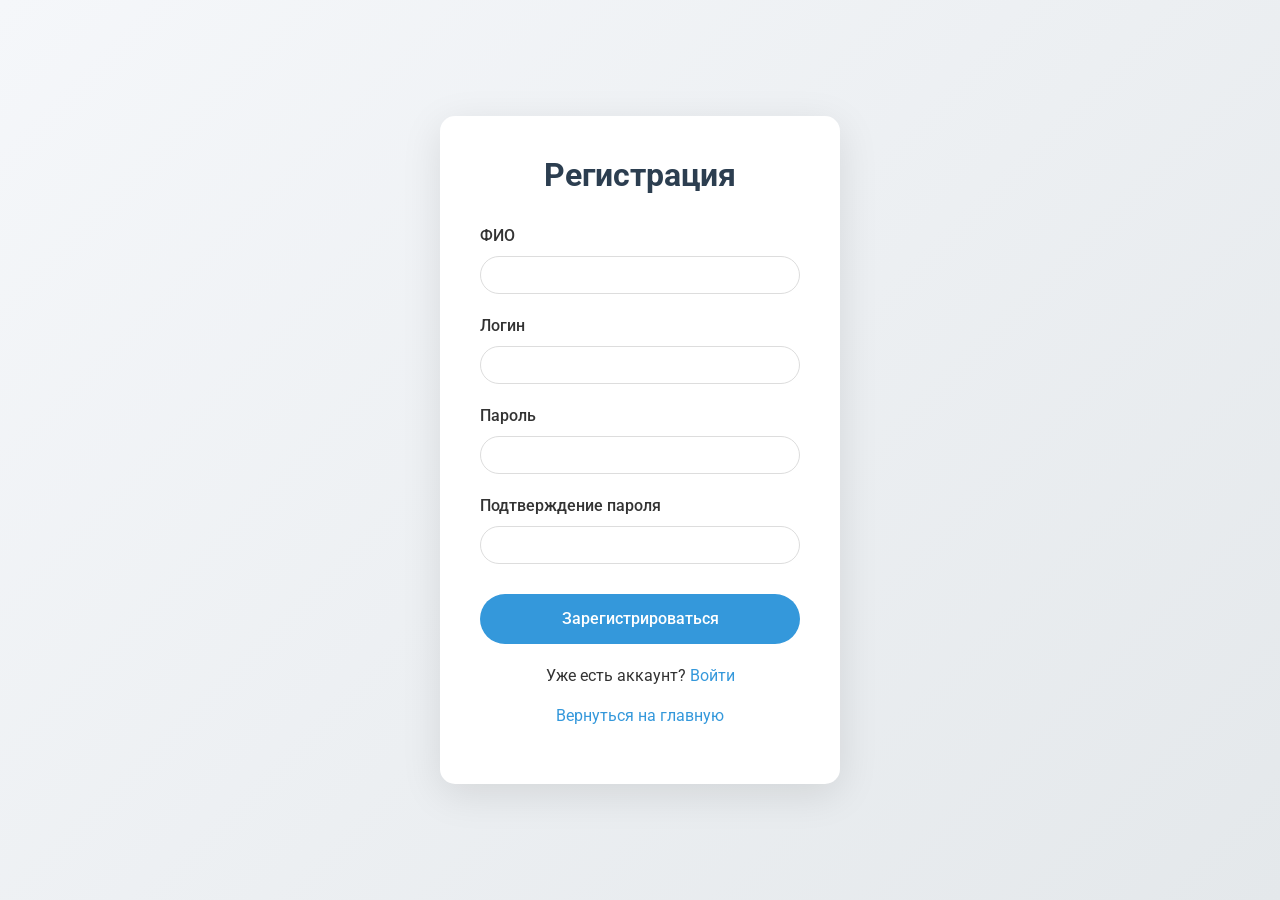
<file: register.html>
<!doctype html>
<html lang="ru">
  <head>
    <meta charset="utf-8">
    <meta name="viewport" content="width=device-width, initial-scale=1, shrink-to-fit=no">
    <title>Регистрация - Портфолио преподавателя</title>
    <link rel="stylesheet" href="css/bootstrap.min.css">
    <link rel="stylesheet" href="css/unicons.css">
    <link rel="stylesheet" href="css/styles.css">
  </head>
  <body>

    <div class="auth-page">
      <div class="auth-card">
        <h2>Регистрация</h2>
        <form id="register-form">
          <div class="form-group">
            <label for="name">ФИО</label>
            <input type="text" class="form-control" id="name" required>
          </div>
          <div class="form-group">
            <label for="login">Логин</label>
            <input type="text" class="form-control" id="login" required>
          </div>
          <div class="form-group">
            <label for="password">Пароль</label>
            <input type="password" class="form-control" id="password" required>
          </div>
          <div class="form-group">
            <label for="confirm-password">Подтверждение пароля</label>
            <input type="password" class="form-control" id="confirm-password" required>
          </div>
          <div class="error-message" id="error-message"></div>
          <button type="submit" class="btn custom-btn custom-btn-bg">Зарегистрироваться</button>
        </form>
        <div class="auth-links">
          <p>Уже есть аккаунт? <a href="login.html">Войти</a></p>
          <p><a href="index.html">Вернуться на главную</a></p>
        </div>
      </div>
    </div>

    <script src="js/jquery-3.3.1.min.js"></script>
    <script src="js/bootstrap.min.js"></script>
    <script src="js/app.js"></script>
    <script>
      document.getElementById('register-form').addEventListener('submit', function(e) {
        e.preventDefault();
        const errorEl = document.getElementById('error-message');
        
        const name = document.getElementById('name').value;
        const login = document.getElementById('login').value;
        const password = document.getElementById('password').value;
        const confirmPassword = document.getElementById('confirm-password').value;

        if (password !== confirmPassword) {
          errorEl.textContent = 'Пароли не совпадают';
          errorEl.style.display = 'block';
          return;
        }

        const result = App.register({ name, login, password });

        if (result.success) {
          App.setCurrentUser(result.user);
          window.location.href = 'index.html';
        } else {
          errorEl.textContent = result.message;
          errorEl.style.display = 'block';
        }
      });
    </script>
  </body>
</html>
</file>
<file: css/unicons.css>
@font-face {
  font-family: 'unicons';
  src: url('../font/unicons.eot?42479262');
  src: url('../font/unicons.eot?42479262#iefix') format('embedded-opentype'),
       url('../font/unicons.woff2?42479262') format('woff2'),
       url('../font/unicons.woff?42479262') format('woff'),
       url('../font/unicons.ttf?42479262') format('truetype'),
       url('../font/unicons.svg?42479262#unicons') format('svg');
  font-weight: normal;
  font-style: normal;
}
/* Chrome hack: SVG is rendered more smooth in Windozze. 100% magic, uncomment if you need it. */
/* Note, that will break hinting! In other OS-es font will be not as sharp as it could be */
/*
@media screen and (-webkit-min-device-pixel-ratio:0) {
  @font-face {
    font-family: 'unicons';
    src: url('../font/unicons.svg?42479262#unicons') format('svg');
  }
}
*/
 
 [class^="uil-"]:before, [class*=" uil-"]:before {
  font-family: "unicons";
  font-style: normal;
  font-weight: normal;
  speak: none;
 
  display: inline-block;
  text-decoration: inherit;
  width: 1em;
  margin-right: .2em;
  text-align: center;
  /* opacity: .8; */
 
  /* For safety - reset parent styles, that can break glyph codes*/
  font-variant: normal;
  text-transform: none;
 
  /* fix buttons height, for twitter bootstrap */
  line-height: 1em;
 
  /* Animation center compensation - margins should be symmetric */
  /* remove if not needed */
  margin-left: .2em;
 
  /* you can be more comfortable with increased icons size */
  /* font-size: 120%; */
 
  /* Font smoothing. That was taken from TWBS */
  -webkit-font-smoothing: antialiased;
  -moz-osx-font-smoothing: grayscale;
 
  /* Uncomment for 3D effect */
  /* text-shadow: 1px 1px 1px rgba(127, 127, 127, 0.3); */
}
 
.uil-abacus:before { content: '\e800'; } /* '' */
.uil-accessible-icon-alt:before { content: '\e801'; } /* '' */
.uil-adjust-alt:before { content: '\e802'; } /* '' */
.uil-adjust-circle:before { content: '\e803'; } /* '' */
.uil-adjust-half:before { content: '\e804'; } /* '' */
.uil-adjust:before { content: '\e805'; } /* '' */
.uil-airplay:before { content: '\e806'; } /* '' */
.uil-align-alt:before { content: '\e807'; } /* '' */
.uil-align-center-alt:before { content: '\e808'; } /* '' */
.uil-align-center-h:before { content: '\e809'; } /* '' */
.uil-align-center-justify:before { content: '\e80a'; } /* '' */
.uil-align-center-v:before { content: '\e80b'; } /* '' */
.uil-align-center:before { content: '\e80c'; } /* '' */
.uil-align-justify:before { content: '\e80d'; } /* '' */
.uil-align-left-justify:before { content: '\e80e'; } /* '' */
.uil-align-left:before { content: '\e80f'; } /* '' */
.uil-align-letter-right:before { content: '\e810'; } /* '' */
.uil-align-right-justify:before { content: '\e811'; } /* '' */
.uil-align-right:before { content: '\e812'; } /* '' */
.uil-align:before { content: '\e813'; } /* '' */
.uil-ambulance:before { content: '\e814'; } /* '' */
.uil-analysis:before { content: '\e815'; } /* '' */
.uil-analytics:before { content: '\e816'; } /* '' */
.uil-anchor:before { content: '\e817'; } /* '' */
.uil-android-phone-slash:before { content: '\e818'; } /* '' */
.uil-angle-double-down:before { content: '\e819'; } /* '' */
.uil-angle-double-left:before { content: '\e81a'; } /* '' */
.uil-angle-double-right:before { content: '\e81b'; } /* '' */
.uil-angle-double-up:before { content: '\e81c'; } /* '' */
.uil-angle-down:before { content: '\e81d'; } /* '' */
.uil-angle-left:before { content: '\e81e'; } /* '' */
.uil-angle-right-b:before { content: '\e81f'; } /* '' */
.uil-angle-right:before { content: '\e820'; } /* '' */
.uil-angle-up:before { content: '\e821'; } /* '' */
.uil-annoyed-alt:before { content: '\e822'; } /* '' */
.uil-annoyed:before { content: '\e823'; } /* '' */
.uil-apps:before { content: '\e824'; } /* '' */
.uil-archive-alt:before { content: '\e825'; } /* '' */
.uil-archive:before { content: '\e826'; } /* '' */
.uil-arrow-break:before { content: '\e827'; } /* '' */
.uil-arrow-circle-down:before { content: '\e828'; } /* '' */
.uil-arrow-circle-left:before { content: '\e829'; } /* '' */
.uil-arrow-circle-right:before { content: '\e82a'; } /* '' */
.uil-arrow-circle-up:before { content: '\e82b'; } /* '' */
.uil-arrow-compress-h:before { content: '\e82c'; } /* '' */
.uil-arrow-down-left:before { content: '\e82d'; } /* '' */
.uil-arrow-down-right:before { content: '\e82e'; } /* '' */
.uil-arrow-down:before { content: '\e82f'; } /* '' */
.uil-arrow-from-right:before { content: '\e830'; } /* '' */
.uil-arrow-from-top:before { content: '\e831'; } /* '' */
.uil-arrow-growth:before { content: '\e832'; } /* '' */
.uil-arrow-left:before { content: '\e833'; } /* '' */
.uil-arrow-random:before { content: '\e834'; } /* '' */
.uil-arrow-resize-diagonal:before { content: '\e835'; } /* '' */
.uil-arrow-right:before { content: '\e836'; } /* '' */
.uil-arrow-to-bottom:before { content: '\e837'; } /* '' */
.uil-arrow-to-right:before { content: '\e838'; } /* '' */
.uil-arrow-up-left:before { content: '\e839'; } /* '' */
.uil-arrow-up-right:before { content: '\e83a'; } /* '' */
.uil-arrow-up:before { content: '\e83b'; } /* '' */
.uil-arrows-h-alt:before { content: '\e83c'; } /* '' */
.uil-arrows-h:before { content: '\e83d'; } /* '' */
.uil-arrows-left-down:before { content: '\e83e'; } /* '' */
.uil-arrows-maximize:before { content: '\e83f'; } /* '' */
.uil-arrows-merge:before { content: '\e840'; } /* '' */
.uil-arrows-resize-h:before { content: '\e841'; } /* '' */
.uil-arrows-resize-v:before { content: '\e842'; } /* '' */
.uil-arrows-resize:before { content: '\e843'; } /* '' */
.uil-arrows-right-down:before { content: '\e844'; } /* '' */
.uil-arrows-shrink-h:before { content: '\e845'; } /* '' */
.uil-arrows-shrink-v:before { content: '\e846'; } /* '' */
.uil-arrows-up-right:before { content: '\e847'; } /* '' */
.uil-arrows-v-alt:before { content: '\e848'; } /* '' */
.uil-arrows-v:before { content: '\e849'; } /* '' */
.uil-at:before { content: '\e84a'; } /* '' */
.uil-atm-card:before { content: '\e84b'; } /* '' */
.uil-atom:before { content: '\e84c'; } /* '' */
.uil-auto-flash:before { content: '\e84d'; } /* '' */
.uil-award-alt:before { content: '\e84e'; } /* '' */
.uil-award:before { content: '\e84f'; } /* '' */
.uil-baby-carriage:before { content: '\e850'; } /* '' */
.uil-backpack:before { content: '\e851'; } /* '' */
.uil-backspace:before { content: '\e852'; } /* '' */
.uil-backward:before { content: '\e853'; } /* '' */
.uil-bag-alt:before { content: '\e854'; } /* '' */
.uil-bag-slash:before { content: '\e855'; } /* '' */
.uil-bag:before { content: '\e856'; } /* '' */
.uil-ball:before { content: '\e857'; } /* '' */
.uil-ban:before { content: '\e858'; } /* '' */
.uil-bars:before { content: '\e859'; } /* '' */
.uil-basketball-hoop:before { content: '\e85a'; } /* '' */
.uil-basketball:before { content: '\e85b'; } /* '' */
.uil-battery-bolt:before { content: '\e85c'; } /* '' */
.uil-battery-empty:before { content: '\e85d'; } /* '' */
.uil-bed-double:before { content: '\e85e'; } /* '' */
.uil-bed:before { content: '\e85f'; } /* '' */
.uil-bell-school:before { content: '\e860'; } /* '' */
.uil-bell-slash:before { content: '\e861'; } /* '' */
.uil-bill:before { content: '\e862'; } /* '' */
.uil-bitcoin-circle:before { content: '\e863'; } /* '' */
.uil-bitcoin:before { content: '\e864'; } /* '' */
.uil-bluetooth-b:before { content: '\e865'; } /* '' */
.uil-bolt-alt:before { content: '\e866'; } /* '' */
.uil-bolt-slash:before { content: '\e867'; } /* '' */
.uil-bolt:before { content: '\e868'; } /* '' */
.uil-book-alt:before { content: '\e869'; } /* '' */
.uil-book-medical:before { content: '\e86a'; } /* '' */
.uil-book-open:before { content: '\e86b'; } /* '' */
.uil-book-reader:before { content: '\e86c'; } /* '' */
.uil-book:before { content: '\e86d'; } /* '' */
.uil-bookmark-full:before { content: '\e86e'; } /* '' */
.uil-bookmark:before { content: '\e86f'; } /* '' */
.uil-books:before { content: '\e870'; } /* '' */
.uil-boombox:before { content: '\e871'; } /* '' */
.uil-border-alt:before { content: '\e872'; } /* '' */
.uil-border-bottom:before { content: '\e873'; } /* '' */
.uil-border-clear:before { content: '\e874'; } /* '' */
.uil-border-horizontal:before { content: '\e875'; } /* '' */
.uil-border-inner:before { content: '\e876'; } /* '' */
.uil-border-left:before { content: '\e877'; } /* '' */
.uil-border-out:before { content: '\e878'; } /* '' */
.uil-border-right:before { content: '\e879'; } /* '' */
.uil-border-top:before { content: '\e87a'; } /* '' */
.uil-border-vertical:before { content: '\e87b'; } /* '' */
.uil-box:before { content: '\e87c'; } /* '' */
.uil-briefcase-alt:before { content: '\e87d'; } /* '' */
.uil-briefcase:before { content: '\e87e'; } /* '' */
.uil-bright:before { content: '\e87f'; } /* '' */
.uil-brightness-empty:before { content: '\e880'; } /* '' */
.uil-brightness-half:before { content: '\e881'; } /* '' */
.uil-brightness-low:before { content: '\e882'; } /* '' */
.uil-brightness-minus:before { content: '\e883'; } /* '' */
.uil-brightness-plus:before { content: '\e884'; } /* '' */
.uil-brightness:before { content: '\e885'; } /* '' */
.uil-bring-bottom:before { content: '\e886'; } /* '' */
.uil-bring-front:before { content: '\e887'; } /* '' */
.uil-brush-alt:before { content: '\e888'; } /* '' */
.uil-bug:before { content: '\e889'; } /* '' */
.uil-building:before { content: '\e88a'; } /* '' */
.uil-bullseye:before { content: '\e88b'; } /* '' */
.uil-bus-alt:before { content: '\e88c'; } /* '' */
.uil-bus-school:before { content: '\e88d'; } /* '' */
.uil-bus:before { content: '\e88e'; } /* '' */
.uil-calcualtor:before { content: '\e88f'; } /* '' */
.uil-calculator-alt:before { content: '\e890'; } /* '' */
.uil-calendar-alt:before { content: '\e891'; } /* '' */
.uil-calendar-slash:before { content: '\e892'; } /* '' */
.uil-calender:before { content: '\e893'; } /* '' */
.uil-calling:before { content: '\e894'; } /* '' */
.uil-camera-plus:before { content: '\e895'; } /* '' */
.uil-camera-slash:before { content: '\e896'; } /* '' */
.uil-camera:before { content: '\e897'; } /* '' */
.uil-cancel:before { content: '\e898'; } /* '' */
.uil-capsule:before { content: '\e899'; } /* '' */
.uil-capture:before { content: '\e89a'; } /* '' */
.uil-car-sideview:before { content: '\e89b'; } /* '' */
.uil-car-slash:before { content: '\e89c'; } /* '' */
.uil-car-wash:before { content: '\e89d'; } /* '' */
.uil-car:before { content: '\e89e'; } /* '' */
.uil-card-atm:before { content: '\e89f'; } /* '' */
.uil-caret-right:before { content: '\e8a0'; } /* '' */
.uil-cart:before { content: '\e8a1'; } /* '' */
.uil-cell:before { content: '\e8a2'; } /* '' */
.uil-celsius:before { content: '\e8a3'; } /* '' */
.uil-chart-bar-alt:before { content: '\e8a4'; } /* '' */
.uil-chart-bar:before { content: '\e8a5'; } /* '' */
.uil-chart-down:before { content: '\e8a6'; } /* '' */
.uil-chart-growth-alt:before { content: '\e8a7'; } /* '' */
.uil-chart-growth:before { content: '\e8a8'; } /* '' */
.uil-chart-line:before { content: '\e8a9'; } /* '' */
.uil-chart-pie-alt:before { content: '\e8aa'; } /* '' */
.uil-chart-pie:before { content: '\e8ab'; } /* '' */
.uil-chart:before { content: '\e8ac'; } /* '' */
.uil-chat-bubble-user:before { content: '\e8ad'; } /* '' */
.uil-chat-info:before { content: '\e8ae'; } /* '' */
.uil-chat:before { content: '\e8af'; } /* '' */
.uil-check-circle:before { content: '\e8b0'; } /* '' */
.uil-check-square:before { content: '\e8b1'; } /* '' */
.uil-check:before { content: '\e8b2'; } /* '' */
.uil-circle-layer:before { content: '\e8b3'; } /* '' */
.uil-circle:before { content: '\e8b4'; } /* '' */
.uil-circuit:before { content: '\e8b5'; } /* '' */
.uil-clapper-board:before { content: '\e8b6'; } /* '' */
.uil-clipboard-alt:before { content: '\e8b7'; } /* '' */
.uil-clipboard-blank:before { content: '\e8b8'; } /* '' */
.uil-clipboard-notes:before { content: '\e8b9'; } /* '' */
.uil-clipboard:before { content: '\e8ba'; } /* '' */
.uil-clock-eight:before { content: '\e8bb'; } /* '' */
.uil-clock-five:before { content: '\e8bc'; } /* '' */
.uil-clock-nine:before { content: '\e8bd'; } /* '' */
.uil-clock-seven:before { content: '\e8be'; } /* '' */
.uil-clock-ten:before { content: '\e8bf'; } /* '' */
.uil-clock-three:before { content: '\e8c0'; } /* '' */
.uil-clock-two:before { content: '\e8c1'; } /* '' */
.uil-clock:before { content: '\e8c2'; } /* '' */
.uil-closed-captioning:before { content: '\e8c3'; } /* '' */
.uil-cloud-block:before { content: '\e8c4'; } /* '' */
.uil-cloud-bookmark:before { content: '\e8c5'; } /* '' */
.uil-cloud-check:before { content: '\e8c6'; } /* '' */
.uil-cloud-computing:before { content: '\e8c7'; } /* '' */
.uil-cloud-data-connection:before { content: '\e8c8'; } /* '' */
.uil-cloud-database-tree:before { content: '\e8c9'; } /* '' */
.uil-cloud-download:before { content: '\e8ca'; } /* '' */
.uil-cloud-drizzle:before { content: '\e8cb'; } /* '' */
.uil-cloud-exclamation:before { content: '\e8cc'; } /* '' */
.uil-cloud-hail:before { content: '\e8cd'; } /* '' */
.uil-cloud-heart:before { content: '\e8ce'; } /* '' */
.uil-cloud-info:before { content: '\e8cf'; } /* '' */
.uil-cloud-lock:before { content: '\e8d0'; } /* '' */
.uil-cloud-meatball:before { content: '\e8d1'; } /* '' */
.uil-cloud-moon-hail:before { content: '\e8d2'; } /* '' */
.uil-cloud-moon-meatball:before { content: '\e8d3'; } /* '' */
.uil-cloud-moon-rain:before { content: '\e8d4'; } /* '' */
.uil-cloud-moon-showers:before { content: '\e8d5'; } /* '' */
.uil-cloud-moon:before { content: '\e8d6'; } /* '' */
.uil-cloud-question:before { content: '\e8d7'; } /* '' */
.uil-cloud-rain-sun:before { content: '\e8d8'; } /* '' */
.uil-cloud-rain:before { content: '\e8d9'; } /* '' */
.uil-cloud-redo:before { content: '\e8da'; } /* '' */
.uil-cloud-set:before { content: '\e8db'; } /* '' */
.uil-cloud-share:before { content: '\e8dc'; } /* '' */
.uil-cloud-shield:before { content: '\e8dd'; } /* '' */
.uil-cloud-showers-alt:before { content: '\e8de'; } /* '' */
.uil-cloud-showers-heavy:before { content: '\e8df'; } /* '' */
.uil-cloud-showers:before { content: '\e8e0'; } /* '' */
.uil-cloud-slash:before { content: '\e8e1'; } /* '' */
.uil-cloud-sun-hail:before { content: '\e8e2'; } /* '' */
.uil-cloud-sun-meatball:before { content: '\e8e3'; } /* '' */
.uil-cloud-sun-rain-alt:before { content: '\e8e4'; } /* '' */
.uil-cloud-sun-rain:before { content: '\e8e5'; } /* '' */
.uil-cloud-sun-tear:before { content: '\e8e6'; } /* '' */
.uil-cloud-sun:before { content: '\e8e7'; } /* '' */
.uil-cloud-times:before { content: '\e8e8'; } /* '' */
.uil-cloud-unlock:before { content: '\e8e9'; } /* '' */
.uil-cloud-upload:before { content: '\e8ea'; } /* '' */
.uil-cloud-wifi:before { content: '\e8eb'; } /* '' */
.uil-cloud-wind:before { content: '\e8ec'; } /* '' */
.uil-cloud:before { content: '\e8ed'; } /* '' */
.uil-clouds:before { content: '\e8ee'; } /* '' */
.uil-club:before { content: '\e8ef'; } /* '' */
.uil-code:before { content: '\e8f0'; } /* '' */
.uil-coffee:before { content: '\e8f1'; } /* '' */
.uil-cog:before { content: '\e8f2'; } /* '' */
.uil-coins:before { content: '\e8f3'; } /* '' */
.uil-columns:before { content: '\e8f4'; } /* '' */
.uil-comment-alt-block:before { content: '\e8f5'; } /* '' */
.uil-comment-alt-chart-lines:before { content: '\e8f6'; } /* '' */
.uil-comment-alt-check:before { content: '\e8f7'; } /* '' */
.uil-comment-alt-dots:before { content: '\e8f8'; } /* '' */
.uil-comment-alt-download:before { content: '\e8f9'; } /* '' */
.uil-comment-alt-edit:before { content: '\e8fa'; } /* '' */
.uil-comment-alt-exclamation:before { content: '\e8fb'; } /* '' */
.uil-comment-alt-heart:before { content: '\e8fc'; } /* '' */
.uil-comment-alt-image:before { content: '\e8fd'; } /* '' */
.uil-comment-alt-info:before { content: '\e8fe'; } /* '' */
.uil-comment-alt-lines:before { content: '\e8ff'; } /* '' */
.uil-comment-alt-lock:before { content: '\e900'; } /* '' */
.uil-comment-alt-medical:before { content: '\e901'; } /* '' */
.uil-comment-alt-message:before { content: '\e902'; } /* '' */
.uil-comment-alt-notes:before { content: '\e903'; } /* '' */
.uil-comment-alt-plus:before { content: '\e904'; } /* '' */
.uil-comment-alt-question:before { content: '\e905'; } /* '' */
.uil-comment-alt-redo:before { content: '\e906'; } /* '' */
.uil-comment-alt-search:before { content: '\e907'; } /* '' */
.uil-comment-alt-share:before { content: '\e908'; } /* '' */
.uil-comment-alt-shield:before { content: '\e909'; } /* '' */
.uil-comment-alt-upload:before { content: '\e90a'; } /* '' */
.uil-comment-alt-verify:before { content: '\e90b'; } /* '' */
.uil-comment-alt:before { content: '\e90c'; } /* '' */
.uil-comment-block:before { content: '\e90d'; } /* '' */
.uil-comment-chart-line:before { content: '\e90e'; } /* '' */
.uil-comment-check:before { content: '\e90f'; } /* '' */
.uil-comment-dots:before { content: '\e910'; } /* '' */
.uil-comment-download:before { content: '\e911'; } /* '' */
.uil-comment-edit:before { content: '\e912'; } /* '' */
.uil-comment-exclamation:before { content: '\e913'; } /* '' */
.uil-comment-heart:before { content: '\e914'; } /* '' */
.uil-comment-image:before { content: '\e915'; } /* '' */
.uil-comment-info-alt:before { content: '\e916'; } /* '' */
.uil-comment-info:before { content: '\e917'; } /* '' */
.uil-comment-lines:before { content: '\e918'; } /* '' */
.uil-comment-lock:before { content: '\e919'; } /* '' */
.uil-comment-medical:before { content: '\e91a'; } /* '' */
.uil-comment-message:before { content: '\e91b'; } /* '' */
.uil-comment-notes:before { content: '\e91c'; } /* '' */
.uil-comment-plus:before { content: '\e91d'; } /* '' */
.uil-comment-question:before { content: '\e91e'; } /* '' */
.uil-comment-redo:before { content: '\e91f'; } /* '' */
.uil-comment-search:before { content: '\e920'; } /* '' */
.uil-comment-share:before { content: '\e921'; } /* '' */
.uil-comment-shield:before { content: '\e922'; } /* '' */
.uil-comment-slash:before { content: '\e923'; } /* '' */
.uil-comment-upload:before { content: '\e924'; } /* '' */
.uil-comment-verify:before { content: '\e925'; } /* '' */
.uil-comment:before { content: '\e926'; } /* '' */
.uil-comments-alt:before { content: '\e927'; } /* '' */
.uil-comments:before { content: '\e928'; } /* '' */
.uil-commnet-alt-slash:before { content: '\e929'; } /* '' */
.uil-compact-disc:before { content: '\e92a'; } /* '' */
.uil-compass:before { content: '\e92b'; } /* '' */
.uil-compress-alt-left:before { content: '\e92c'; } /* '' */
.uil-compress-alt:before { content: '\e92d'; } /* '' */
.uil-compress-arrows:before { content: '\e92e'; } /* '' */
.uil-compress-lines:before { content: '\e92f'; } /* '' */
.uil-compress-point:before { content: '\e930'; } /* '' */
.uil-compress-v:before { content: '\e931'; } /* '' */
.uil-compress:before { content: '\e932'; } /* '' */
.uil-computer-mouse:before { content: '\e933'; } /* '' */
.uil-confused:before { content: '\e934'; } /* '' */
.uil-constructor:before { content: '\e935'; } /* '' */
.uil-copy-alt:before { content: '\e936'; } /* '' */
.uil-copy-landscape:before { content: '\e937'; } /* '' */
.uil-copy:before { content: '\e938'; } /* '' */
.uil-copyright:before { content: '\e939'; } /* '' */
.uil-corner-down-left:before { content: '\e93a'; } /* '' */
.uil-corner-down-right-alt:before { content: '\e93b'; } /* '' */
.uil-corner-down-right:before { content: '\e93c'; } /* '' */
.uil-corner-left-down:before { content: '\e93d'; } /* '' */
.uil-corner-right-down:before { content: '\e93e'; } /* '' */
.uil-corner-up-left-alt:before { content: '\e93f'; } /* '' */
.uil-corner-up-left:before { content: '\e940'; } /* '' */
.uil-corner-up-right-alt:before { content: '\e941'; } /* '' */
.uil-corner-up-right:before { content: '\e942'; } /* '' */
.uil-creative-commons-pd-alt:before { content: '\e943'; } /* '' */
.uil-creative-commons-pd:before { content: '\e944'; } /* '' */
.uil-crockery:before { content: '\e945'; } /* '' */
.uil-crop-alt-rotate-left:before { content: '\e946'; } /* '' */
.uil-crop-alt-rotate-right:before { content: '\e947'; } /* '' */
.uil-crop-alt:before { content: '\e948'; } /* '' */
.uil-crosshair-alt:before { content: '\e949'; } /* '' */
.uil-crosshair:before { content: '\e94a'; } /* '' */
.uil-crosshairs:before { content: '\e94b'; } /* '' */
.uil-cube:before { content: '\e94c'; } /* '' */
.uil-data-sharing:before { content: '\e94d'; } /* '' */
.uil-database-alt:before { content: '\e94e'; } /* '' */
.uil-database:before { content: '\e94f'; } /* '' */
.uil-desert:before { content: '\e950'; } /* '' */
.uil-desktop-alt-slash:before { content: '\e951'; } /* '' */
.uil-desktop-alt:before { content: '\e952'; } /* '' */
.uil-desktop-cloud-alt:before { content: '\e953'; } /* '' */
.uil-desktop-slash:before { content: '\e954'; } /* '' */
.uil-desktop:before { content: '\e955'; } /* '' */
.uil-dialpad-alt:before { content: '\e956'; } /* '' */
.uil-dialpad:before { content: '\e957'; } /* '' */
.uil-diamond:before { content: '\e958'; } /* '' */
.uil-diary-alt:before { content: '\e959'; } /* '' */
.uil-diary:before { content: '\e95a'; } /* '' */
.uil-dice-five:before { content: '\e95b'; } /* '' */
.uil-dice-four:before { content: '\e95c'; } /* '' */
.uil-dice-one:before { content: '\e95d'; } /* '' */
.uil-dice-six:before { content: '\e95e'; } /* '' */
.uil-dice-three:before { content: '\e95f'; } /* '' */
.uil-dice-two:before { content: '\e960'; } /* '' */
.uil-direction:before { content: '\e961'; } /* '' */
.uil-directions:before { content: '\e962'; } /* '' */
.uil-dizzy-meh:before { content: '\e963'; } /* '' */
.uil-dna:before { content: '\e964'; } /* '' */
.uil-document-layout-center:before { content: '\e965'; } /* '' */
.uil-document-layout-left:before { content: '\e966'; } /* '' */
.uil-document-layout-right:before { content: '\e967'; } /* '' */
.uil-document:before { content: '\e968'; } /* '' */
.uil-dollar-alt:before { content: '\e969'; } /* '' */
.uil-dollar-sign-alt:before { content: '\e96a'; } /* '' */
.uil-dollar-sign:before { content: '\e96b'; } /* '' */
.uil-down-arrow:before { content: '\e96c'; } /* '' */
.uil-download-alt:before { content: '\e96d'; } /* '' */
.uil-dribbble:before { content: '\e96e'; } /* '' */
.uil-drill:before { content: '\e96f'; } /* '' */
.uil-dropbox:before { content: '\e970'; } /* '' */
.uil-dumbbell:before { content: '\e971'; } /* '' */
.uil-edit-alt:before { content: '\e972'; } /* '' */
.uil-edit:before { content: '\e973'; } /* '' */
.uil-ellipsis-h:before { content: '\e974'; } /* '' */
.uil-ellipsis-v:before { content: '\e975'; } /* '' */
.uil-emoji:before { content: '\e976'; } /* '' */
.uil-enter:before { content: '\e977'; } /* '' */
.uil-entry:before { content: '\e978'; } /* '' */
.uil-envelope-add:before { content: '\e979'; } /* '' */
.uil-envelope-alt:before { content: '\e97a'; } /* '' */
.uil-envelope-block:before { content: '\e97b'; } /* '' */
.uil-envelope-bookmark:before { content: '\e97c'; } /* '' */
.uil-envelope-check:before { content: '\e97d'; } /* '' */
.uil-envelope-download-alt:before { content: '\e97e'; } /* '' */
.uil-envelope-download:before { content: '\e97f'; } /* '' */
.uil-envelope-edit:before { content: '\e980'; } /* '' */
.uil-envelope-exclamation:before { content: '\e981'; } /* '' */
.uil-envelope-heart:before { content: '\e982'; } /* '' */
.uil-envelope-info:before { content: '\e983'; } /* '' */
.uil-envelope-lock:before { content: '\e984'; } /* '' */
.uil-envelope-minus:before { content: '\e985'; } /* '' */
.uil-envelope-open:before { content: '\e986'; } /* '' */
.uil-envelope-question:before { content: '\e987'; } /* '' */
.uil-envelope-receive:before { content: '\e988'; } /* '' */
.uil-envelope-redo:before { content: '\e989'; } /* '' */
.uil-envelope-search:before { content: '\e98a'; } /* '' */
.uil-envelope-send:before { content: '\e98b'; } /* '' */
.uil-envelope-share:before { content: '\e98c'; } /* '' */
.uil-envelope-shield:before { content: '\e98d'; } /* '' */
.uil-envelope-star:before { content: '\e98e'; } /* '' */
.uil-envelope-times:before { content: '\e98f'; } /* '' */
.uil-envelope-upload-alt:before { content: '\e990'; } /* '' */
.uil-envelope-upload:before { content: '\e991'; } /* '' */
.uil-envelope:before { content: '\e992'; } /* '' */
.uil-envelopes:before { content: '\e993'; } /* '' */
.uil-equal-circle:before { content: '\e994'; } /* '' */
.uil-euro-circle:before { content: '\e995'; } /* '' */
.uil-euro:before { content: '\e996'; } /* '' */
.uil-exchange-alt:before { content: '\e997'; } /* '' */
.uil-exchange:before { content: '\e998'; } /* '' */
.uil-exclamation-circle:before { content: '\e999'; } /* '' */
.uil-exclamation-octagon:before { content: '\e99a'; } /* '' */
.uil-exclamation-triangle:before { content: '\e99b'; } /* '' */
.uil-exclude:before { content: '\e99c'; } /* '' */
.uil-exit:before { content: '\e99d'; } /* '' */
.uil-expand-alt:before { content: '\e99e'; } /* '' */
.uil-expand-arrows-alt:before { content: '\e99f'; } /* '' */
.uil-expand-arrows:before { content: '\e9a0'; } /* '' */
.uil-expand-from-corner:before { content: '\e9a1'; } /* '' */
.uil-expand-left:before { content: '\e9a2'; } /* '' */
.uil-export:before { content: '\e9a3'; } /* '' */
.uil-exposure-alt:before { content: '\e9a4'; } /* '' */
.uil-exposure-increase:before { content: '\e9a5'; } /* '' */
.uil-external-link-alt:before { content: '\e9a6'; } /* '' */
.uil-eye-slash:before { content: '\e9a7'; } /* '' */
.uil-eye:before { content: '\e9a8'; } /* '' */
.uil-facebook:before { content: '\e9a9'; } /* '' */
.uil-fahrenheit:before { content: '\e9aa'; } /* '' */
.uil-fast-mail-alt:before { content: '\e9ab'; } /* '' */
.uil-fast-mail:before { content: '\e9ac'; } /* '' */
.uil-favorite:before { content: '\e9ad'; } /* '' */
.uil-feedback:before { content: '\e9ae'; } /* '' */
.uil-file-alt:before { content: '\e9af'; } /* '' */
.uil-file-blank:before { content: '\e9b0'; } /* '' */
.uil-file-block-alt:before { content: '\e9b1'; } /* '' */
.uil-file-bookmark-alt:before { content: '\e9b2'; } /* '' */
.uil-file-check-alt:before { content: '\e9b3'; } /* '' */
.uil-file-check:before { content: '\e9b4'; } /* '' */
.uil-file-contract-dollar:before { content: '\e9b5'; } /* '' */
.uil-file-copy-alt:before { content: '\e9b6'; } /* '' */
.uil-file-download-alt:before { content: '\e9b7'; } /* '' */
.uil-file-download:before { content: '\e9b8'; } /* '' */
.uil-file-edit-alt:before { content: '\e9b9'; } /* '' */
.uil-file-exclamation-alt:before { content: '\e9ba'; } /* '' */
.uil-file-exclamation:before { content: '\e9bb'; } /* '' */
.uil-file-heart:before { content: '\e9bc'; } /* '' */
.uil-file-info-alt:before { content: '\e9bd'; } /* '' */
.uil-file-landscape-alt:before { content: '\e9be'; } /* '' */
.uil-file-landscape:before { content: '\e9bf'; } /* '' */
.uil-file-lanscape-slash:before { content: '\e9c0'; } /* '' */
.uil-file-lock-alt:before { content: '\e9c1'; } /* '' */
.uil-file-medical-alt:before { content: '\e9c2'; } /* '' */
.uil-file-medical:before { content: '\e9c3'; } /* '' */
.uil-file-minus-alt:before { content: '\e9c4'; } /* '' */
.uil-file-minus:before { content: '\e9c5'; } /* '' */
.uil-file-network:before { content: '\e9c6'; } /* '' */
.uil-file-plus-alt:before { content: '\e9c7'; } /* '' */
.uil-file-plus:before { content: '\e9c8'; } /* '' */
.uil-file-question-alt:before { content: '\e9c9'; } /* '' */
.uil-file-question:before { content: '\e9ca'; } /* '' */
.uil-file-redo-alt:before { content: '\e9cb'; } /* '' */
.uil-file-search-alt:before { content: '\e9cc'; } /* '' */
.uil-file-share-alt:before { content: '\e9cd'; } /* '' */
.uil-file-shield-alt:before { content: '\e9ce'; } /* '' */
.uil-file-slash:before { content: '\e9cf'; } /* '' */
.uil-file-times-alt:before { content: '\e9d0'; } /* '' */
.uil-file-times:before { content: '\e9d1'; } /* '' */
.uil-file-upload-alt:before { content: '\e9d2'; } /* '' */
.uil-file-upload:before { content: '\e9d3'; } /* '' */
.uil-file:before { content: '\e9d4'; } /* '' */
.uil-files-landscapes-alt:before { content: '\e9d5'; } /* '' */
.uil-files-landscapes:before { content: '\e9d6'; } /* '' */
.uil-film:before { content: '\e9d7'; } /* '' */
.uil-filter-slash:before { content: '\e9d8'; } /* '' */
.uil-filter:before { content: '\e9d9'; } /* '' */
.uil-flask-potion:before { content: '\e9da'; } /* '' */
.uil-flask:before { content: '\e9db'; } /* '' */
.uil-flip-h-alt:before { content: '\e9dc'; } /* '' */
.uil-flip-h:before { content: '\e9dd'; } /* '' */
.uil-flip-v-alt:before { content: '\e9de'; } /* '' */
.uil-flip-v:before { content: '\e9df'; } /* '' */
.uil-flower:before { content: '\e9e0'; } /* '' */
.uil-focus-add:before { content: '\e9e1'; } /* '' */
.uil-focus-target:before { content: '\e9e2'; } /* '' */
.uil-focus:before { content: '\e9e3'; } /* '' */
.uil-folder-check:before { content: '\e9e4'; } /* '' */
.uil-folder-download:before { content: '\e9e5'; } /* '' */
.uil-folder-exclamation:before { content: '\e9e6'; } /* '' */
.uil-folder-heart:before { content: '\e9e7'; } /* '' */
.uil-folder-info:before { content: '\e9e8'; } /* '' */
.uil-folder-lock:before { content: '\e9e9'; } /* '' */
.uil-folder-medical:before { content: '\e9ea'; } /* '' */
.uil-folder-minus:before { content: '\e9eb'; } /* '' */
.uil-folder-network:before { content: '\e9ec'; } /* '' */
.uil-folder-plus:before { content: '\e9ed'; } /* '' */
.uil-folder-question:before { content: '\e9ee'; } /* '' */
.uil-folder-slash:before { content: '\e9ef'; } /* '' */
.uil-folder-times:before { content: '\e9f0'; } /* '' */
.uil-folder-upload:before { content: '\e9f1'; } /* '' */
.uil-folder:before { content: '\e9f2'; } /* '' */
.uil-food:before { content: '\e9f3'; } /* '' */
.uil-football-american:before { content: '\e9f4'; } /* '' */
.uil-football-ball:before { content: '\e9f5'; } /* '' */
.uil-football:before { content: '\e9f6'; } /* '' */
.uil-forecastcloud-moon-tear:before { content: '\e9f7'; } /* '' */
.uil-forwaded-call:before { content: '\e9f8'; } /* '' */
.uil-forward:before { content: '\e9f9'; } /* '' */
.uil-frown:before { content: '\e9fa'; } /* '' */
.uil-game-structure:before { content: '\e9fb'; } /* '' */
.uil-game:before { content: '\e9fc'; } /* '' */
.uil-gift:before { content: '\e9fd'; } /* '' */
.uil-glass-martini-alt-slash:before { content: '\e9fe'; } /* '' */
.uil-glass-martini-alt:before { content: '\e9ff'; } /* '' */
.uil-glass-martini:before { content: '\ea00'; } /* '' */
.uil-glass-tea:before { content: '\ea01'; } /* '' */
.uil-glass:before { content: '\ea02'; } /* '' */
.uil-globe:before { content: '\ea03'; } /* '' */
.uil-gold:before { content: '\ea04'; } /* '' */
.uil-google-drive:before { content: '\ea05'; } /* '' */
.uil-graduation-hat:before { content: '\ea06'; } /* '' */
.uil-graph-bar:before { content: '\ea07'; } /* '' */
.uil-grid:before { content: '\ea08'; } /* '' */
.uil-grids:before { content: '\ea09'; } /* '' */
.uil-grin-tongue-wink-alt:before { content: '\ea0a'; } /* '' */
.uil-grin-tongue-wink:before { content: '\ea0b'; } /* '' */
.uil-grin:before { content: '\ea0c'; } /* '' */
.uil-grip-horizontal-line:before { content: '\ea0d'; } /* '' */
.uil-hdd:before { content: '\ea0e'; } /* '' */
.uil-headphones-alt:before { content: '\ea0f'; } /* '' */
.uil-headphones:before { content: '\ea10'; } /* '' */
.uil-heart-alt:before { content: '\ea11'; } /* '' */
.uil-heart-medical:before { content: '\ea12'; } /* '' */
.uil-heart-rate:before { content: '\ea13'; } /* '' */
.uil-heart-sign:before { content: '\ea14'; } /* '' */
.uil-heart:before { content: '\ea15'; } /* '' */
.uil-heartbeat:before { content: '\ea16'; } /* '' */
.uil-history-alt:before { content: '\ea17'; } /* '' */
.uil-history:before { content: '\ea18'; } /* '' */
.uil-home-alt:before { content: '\ea19'; } /* '' */
.uil-home:before { content: '\ea1a'; } /* '' */
.uil-horizontal-align-center:before { content: '\ea1b'; } /* '' */
.uil-horizontal-align-left:before { content: '\ea1c'; } /* '' */
.uil-horizontal-align-right:before { content: '\ea1d'; } /* '' */
.uil-horizontal-distribution-center:before { content: '\ea1e'; } /* '' */
.uil-horizontal-distribution-left:before { content: '\ea1f'; } /* '' */
.uil-horizontal-distribution-right:before { content: '\ea20'; } /* '' */
.uil-hunting:before { content: '\ea21'; } /* '' */
.uil-image-alt-slash:before { content: '\ea22'; } /* '' */
.uil-image-block:before { content: '\ea23'; } /* '' */
.uil-image-broken:before { content: '\ea24'; } /* '' */
.uil-image-check:before { content: '\ea25'; } /* '' */
.uil-image-download:before { content: '\ea26'; } /* '' */
.uil-image-edit:before { content: '\ea27'; } /* '' */
.uil-image-lock:before { content: '\ea28'; } /* '' */
.uil-image-minus:before { content: '\ea29'; } /* '' */
.uil-image-plus:before { content: '\ea2a'; } /* '' */
.uil-image-question:before { content: '\ea2b'; } /* '' */
.uil-image-redo:before { content: '\ea2c'; } /* '' */
.uil-image-resize-landscape:before { content: '\ea2d'; } /* '' */
.uil-image-resize-square:before { content: '\ea2e'; } /* '' */
.uil-image-search:before { content: '\ea2f'; } /* '' */
.uil-image-share:before { content: '\ea30'; } /* '' */
.uil-image-shield:before { content: '\ea31'; } /* '' */
.uil-image-slash:before { content: '\ea32'; } /* '' */
.uil-image-times:before { content: '\ea33'; } /* '' */
.uil-image-upload:before { content: '\ea34'; } /* '' */
.uil-image-v:before { content: '\ea35'; } /* '' */
.uil-image:before { content: '\ea36'; } /* '' */
.uil-images:before { content: '\ea37'; } /* '' */
.uil-incoming-call:before { content: '\ea38'; } /* '' */
.uil-info-circle:before { content: '\ea39'; } /* '' */
.uil-instagram:before { content: '\ea3a'; } /* '' */
.uil-invoice:before { content: '\ea3b'; } /* '' */
.uil-jackhammer:before { content: '\ea3c'; } /* '' */
.uil-kayak:before { content: '\ea3d'; } /* '' */
.uil-key-skeleton-alt:before { content: '\ea3e'; } /* '' */
.uil-key-skeleton:before { content: '\ea3f'; } /* '' */
.uil-keyboard-alt:before { content: '\ea40'; } /* '' */
.uil-keyboard-hide:before { content: '\ea41'; } /* '' */
.uil-keyboard-show:before { content: '\ea42'; } /* '' */
.uil-keyboard:before { content: '\ea43'; } /* '' */
.uil-keyhole-circle:before { content: '\ea44'; } /* '' */
.uil-keyhole-square-full:before { content: '\ea45'; } /* '' */
.uil-keyhole-square:before { content: '\ea46'; } /* '' */
.uil-kid:before { content: '\ea47'; } /* '' */
.uil-label-alt:before { content: '\ea48'; } /* '' */
.uil-label:before { content: '\ea49'; } /* '' */
.uil-lamp:before { content: '\ea4a'; } /* '' */
.uil-laptop-cloud:before { content: '\ea4b'; } /* '' */
.uil-laptop:before { content: '\ea4c'; } /* '' */
.uil-laughing:before { content: '\ea4d'; } /* '' */
.uil-layer-group-slash:before { content: '\ea4e'; } /* '' */
.uil-layer-group:before { content: '\ea4f'; } /* '' */
.uil-layers-alt:before { content: '\ea50'; } /* '' */
.uil-layers-slash:before { content: '\ea51'; } /* '' */
.uil-layers:before { content: '\ea52'; } /* '' */
.uil-left-arrow-from-left:before { content: '\ea53'; } /* '' */
.uil-left-arrow-to-left:before { content: '\ea54'; } /* '' */
.uil-left-indent-alt:before { content: '\ea55'; } /* '' */
.uil-left-indent:before { content: '\ea56'; } /* '' */
.uil-life-ring:before { content: '\ea57'; } /* '' */
.uil-lightbulb-alt:before { content: '\ea58'; } /* '' */
.uil-lightbulb:before { content: '\ea59'; } /* '' */
.uil-line-alt:before { content: '\ea5a'; } /* '' */
.uil-line-spacing:before { content: '\ea5b'; } /* '' */
.uil-link-alt:before { content: '\ea5c'; } /* '' */
.uil-link-broken:before { content: '\ea5d'; } /* '' */
.uil-link-h:before { content: '\ea5e'; } /* '' */
.uil-link:before { content: '\ea5f'; } /* '' */
.uil-list-ui-alt:before { content: '\ea60'; } /* '' */
.uil-list-ul:before { content: '\ea61'; } /* '' */
.uil-location-arrow-alt:before { content: '\ea62'; } /* '' */
.uil-location-arrow:before { content: '\ea63'; } /* '' */
.uil-location-pin-alt:before { content: '\ea64'; } /* '' */
.uil-location-point:before { content: '\ea65'; } /* '' */
.uil-location:before { content: '\ea66'; } /* '' */
.uil-lock-access:before { content: '\ea67'; } /* '' */
.uil-lock-alt:before { content: '\ea68'; } /* '' */
.uil-lock-open-alt:before { content: '\ea69'; } /* '' */
.uil-lock-slash:before { content: '\ea6a'; } /* '' */
.uil-lock:before { content: '\ea6b'; } /* '' */
.uil-mailbox-alt:before { content: '\ea6c'; } /* '' */
.uil-mailbox:before { content: '\ea6d'; } /* '' */
.uil-map-marker-alt:before { content: '\ea6e'; } /* '' */
.uil-map-marker-edit:before { content: '\ea6f'; } /* '' */
.uil-map-marker-info:before { content: '\ea70'; } /* '' */
.uil-map-marker-minus:before { content: '\ea71'; } /* '' */
.uil-map-marker-plus:before { content: '\ea72'; } /* '' */
.uil-map-marker-question:before { content: '\ea73'; } /* '' */
.uil-map-marker-shield:before { content: '\ea74'; } /* '' */
.uil-map-marker-slash:before { content: '\ea75'; } /* '' */
.uil-map-marker:before { content: '\ea76'; } /* '' */
.uil-map-pin-alt:before { content: '\ea77'; } /* '' */
.uil-map-pin:before { content: '\ea78'; } /* '' */
.uil-map:before { content: '\ea79'; } /* '' */
.uil-mars:before { content: '\ea7a'; } /* '' */
.uil-maximize-left:before { content: '\ea7b'; } /* '' */
.uil-medal:before { content: '\ea7c'; } /* '' */
.uil-medical-drip:before { content: '\ea7d'; } /* '' */
.uil-medical-square-full:before { content: '\ea7e'; } /* '' */
.uil-medical-square:before { content: '\ea7f'; } /* '' */
.uil-medical:before { content: '\ea80'; } /* '' */
.uil-medkit:before { content: '\ea81'; } /* '' */
.uil-meeting-board:before { content: '\ea82'; } /* '' */
.uil-meh-alt:before { content: '\ea83'; } /* '' */
.uil-meh-closed-eye:before { content: '\ea84'; } /* '' */
.uil-meh:before { content: '\ea85'; } /* '' */
.uil-message:before { content: '\ea86'; } /* '' */
.uil-microphone-slash:before { content: '\ea87'; } /* '' */
.uil-microphone:before { content: '\ea88'; } /* '' */
.uil-minus-circle:before { content: '\ea89'; } /* '' */
.uil-minus-path:before { content: '\ea8a'; } /* '' */
.uil-minus-square-full:before { content: '\ea8b'; } /* '' */
.uil-minus-square:before { content: '\ea8c'; } /* '' */
.uil-minus:before { content: '\ea8d'; } /* '' */
.uil-missed-call:before { content: '\ea8e'; } /* '' */
.uil-mobey-bill-slash:before { content: '\ea8f'; } /* '' */
.uil-mobile-android-alt:before { content: '\ea90'; } /* '' */
.uil-mobile-android:before { content: '\ea91'; } /* '' */
.uil-mobile-vibrate:before { content: '\ea92'; } /* '' */
.uil-modem:before { content: '\ea93'; } /* '' */
.uil-money-bill-stack:before { content: '\ea94'; } /* '' */
.uil-money-bill:before { content: '\ea95'; } /* '' */
.uil-money-insert:before { content: '\ea96'; } /* '' */
.uil-money-stack:before { content: '\ea97'; } /* '' */
.uil-money-withdraw:before { content: '\ea98'; } /* '' */
.uil-money-withdrawal:before { content: '\ea99'; } /* '' */
.uil-moneybag-alt:before { content: '\ea9a'; } /* '' */
.uil-moneybag:before { content: '\ea9b'; } /* '' */
.uil-monitor-heart-rate:before { content: '\ea9c'; } /* '' */
.uil-monitor:before { content: '\ea9d'; } /* '' */
.uil-moon-eclipse:before { content: '\ea9e'; } /* '' */
.uil-moon:before { content: '\ea9f'; } /* '' */
.uil-moonset:before { content: '\eaa0'; } /* '' */
.uil-mountains-sun:before { content: '\eaa1'; } /* '' */
.uil-mountains:before { content: '\eaa2'; } /* '' */
.uil-mouse-alt:before { content: '\eaa3'; } /* '' */
.uil-mouse:before { content: '\eaa4'; } /* '' */
.uil-multiply:before { content: '\eaa5'; } /* '' */
.uil-music-note:before { content: '\eaa6'; } /* '' */
.uil-music-tune-slash:before { content: '\eaa7'; } /* '' */
.uil-music:before { content: '\eaa8'; } /* '' */
.uil-n-a:before { content: '\eaa9'; } /* '' */
.uil-navigator:before { content: '\eaaa'; } /* '' */
.uil-nerd:before { content: '\eaab'; } /* '' */
.uil-newspaper:before { content: '\eaac'; } /* '' */
.uil-ninja:before { content: '\eaad'; } /* '' */
.uil-no-entry:before { content: '\eaae'; } /* '' */
.uil-notebooks:before { content: '\eaaf'; } /* '' */
.uil-notes:before { content: '\eab0'; } /* '' */
.uil-object-group:before { content: '\eab1'; } /* '' */
.uil-object-ungroup:before { content: '\eab2'; } /* '' */
.uil-octagon:before { content: '\eab3'; } /* '' */
.uil-outgoing-call:before { content: '\eab4'; } /* '' */
.uil-package:before { content: '\eab5'; } /* '' */
.uil-padlock:before { content: '\eab6'; } /* '' */
.uil-paint-tool:before { content: '\eab7'; } /* '' */
.uil-panorama-h-alt:before { content: '\eab8'; } /* '' */
.uil-panorama-h:before { content: '\eab9'; } /* '' */
.uil-panorama-v:before { content: '\eaba'; } /* '' */
.uil-paperclip:before { content: '\eabb'; } /* '' */
.uil-paragraph:before { content: '\eabc'; } /* '' */
.uil-parcel:before { content: '\eabd'; } /* '' */
.uil-parking-square:before { content: '\eabe'; } /* '' */
.uil-pathfinder-unite:before { content: '\eabf'; } /* '' */
.uil-pathfinder:before { content: '\eac0'; } /* '' */
.uil-pause-circle:before { content: '\eac1'; } /* '' */
.uil-pause:before { content: '\eac2'; } /* '' */
.uil-pen:before { content: '\eac3'; } /* '' */
.uil-pentagon:before { content: '\eac4'; } /* '' */
.uil-phone-alt:before { content: '\eac5'; } /* '' */
.uil-phone-pause:before { content: '\eac6'; } /* '' */
.uil-phone-slash:before { content: '\eac7'; } /* '' */
.uil-phone-times:before { content: '\eac8'; } /* '' */
.uil-phone-volume:before { content: '\eac9'; } /* '' */
.uil-phone:before { content: '\eaca'; } /* '' */
.uil-picture:before { content: '\eacb'; } /* '' */
.uil-plane-arrival:before { content: '\eacc'; } /* '' */
.uil-plane-departure:before { content: '\eacd'; } /* '' */
.uil-plane-fly:before { content: '\eace'; } /* '' */
.uil-plane:before { content: '\eacf'; } /* '' */
.uil-play-circle:before { content: '\ead0'; } /* '' */
.uil-play:before { content: '\ead1'; } /* '' */
.uil-plug:before { content: '\ead2'; } /* '' */
.uil-plus-circle:before { content: '\ead3'; } /* '' */
.uil-plus-square:before { content: '\ead4'; } /* '' */
.uil-plus:before { content: '\ead5'; } /* '' */
.uil-podium:before { content: '\ead6'; } /* '' */
.uil-polygon:before { content: '\ead7'; } /* '' */
.uil-post-stamp:before { content: '\ead8'; } /* '' */
.uil-postcard:before { content: '\ead9'; } /* '' */
.uil-pound-circle:before { content: '\eada'; } /* '' */
.uil-pound:before { content: '\eadb'; } /* '' */
.uil-power:before { content: '\eadc'; } /* '' */
.uil-prescription-bottle:before { content: '\eadd'; } /* '' */
.uil-presentation-check:before { content: '\eade'; } /* '' */
.uil-presentation-edit:before { content: '\eadf'; } /* '' */
.uil-presentation-line:before { content: '\eae0'; } /* '' */
.uil-presentation-lines-alt:before { content: '\eae1'; } /* '' */
.uil-presentation-minus:before { content: '\eae2'; } /* '' */
.uil-presentation-play:before { content: '\eae3'; } /* '' */
.uil-presentation-plus:before { content: '\eae4'; } /* '' */
.uil-presentation-times:before { content: '\eae5'; } /* '' */
.uil-presentation:before { content: '\eae6'; } /* '' */
.uil-previous:before { content: '\eae7'; } /* '' */
.uil-pricetag-alt:before { content: '\eae8'; } /* '' */
.uil-print-slash:before { content: '\eae9'; } /* '' */
.uil-print:before { content: '\eaea'; } /* '' */
.uil-processor:before { content: '\eaeb'; } /* '' */
.uil-pump:before { content: '\eaec'; } /* '' */
.uil-puzzle-piece:before { content: '\eaed'; } /* '' */
.uil-question-circle:before { content: '\eaee'; } /* '' */
.uil-rainbow:before { content: '\eaef'; } /* '' */
.uil-raindrops-alt:before { content: '\eaf0'; } /* '' */
.uil-raindrops:before { content: '\eaf1'; } /* '' */
.uil-receipt-alt:before { content: '\eaf2'; } /* '' */
.uil-receipt:before { content: '\eaf3'; } /* '' */
.uil-record-audio:before { content: '\eaf4'; } /* '' */
.uil-redo:before { content: '\eaf5'; } /* '' */
.uil-refresh:before { content: '\eaf6'; } /* '' */
.uil-registered:before { content: '\eaf7'; } /* '' */
.uil-repeat:before { content: '\eaf8'; } /* '' */
.uil-restaurant:before { content: '\eaf9'; } /* '' */
.uil-right-indent-alt:before { content: '\eafa'; } /* '' */
.uil-rope-way:before { content: '\eafb'; } /* '' */
.uil-rotate-360:before { content: '\eafc'; } /* '' */
.uil-rss-alt:before { content: '\eafd'; } /* '' */
.uil-rss-interface:before { content: '\eafe'; } /* '' */
.uil-rss:before { content: '\eaff'; } /* '' */
.uil-ruler-combined:before { content: '\eb00'; } /* '' */
.uil-ruler:before { content: '\eb01'; } /* '' */
.uil-sad-cry:before { content: '\eb02'; } /* '' */
.uil-sad-crying:before { content: '\eb03'; } /* '' */
.uil-sad-dizzy:before { content: '\eb04'; } /* '' */
.uil-sad-squint:before { content: '\eb05'; } /* '' */
.uil-sad:before { content: '\eb06'; } /* '' */
.uil-scaling-left:before { content: '\eb07'; } /* '' */
.uil-scaling-right:before { content: '\eb08'; } /* '' */
.uil-scenery:before { content: '\eb09'; } /* '' */
.uil-schedule:before { content: '\eb0a'; } /* '' */
.uil-science:before { content: '\eb0b'; } /* '' */
.uil-screw:before { content: '\eb0c'; } /* '' */
.uil-scroll-h:before { content: '\eb0d'; } /* '' */
.uil-scroll:before { content: '\eb0e'; } /* '' */
.uil-search-alt:before { content: '\eb0f'; } /* '' */
.uil-search-minus:before { content: '\eb10'; } /* '' */
.uil-search-plus:before { content: '\eb11'; } /* '' */
.uil-search:before { content: '\eb12'; } /* '' */
.uil-server-alt:before { content: '\eb13'; } /* '' */
.uil-server-connection:before { content: '\eb14'; } /* '' */
.uil-server-network-alt:before { content: '\eb15'; } /* '' */
.uil-server-network:before { content: '\eb16'; } /* '' */
.uil-server:before { content: '\eb17'; } /* '' */
.uil-servers:before { content: '\eb18'; } /* '' */
.uil-servicemark:before { content: '\eb19'; } /* '' */
.uil-share-alt:before { content: '\eb1a'; } /* '' */
.uil-shield-check:before { content: '\eb1b'; } /* '' */
.uil-shield-exclamation:before { content: '\eb1c'; } /* '' */
.uil-shield-question:before { content: '\eb1d'; } /* '' */
.uil-shield-slash:before { content: '\eb1e'; } /* '' */
.uil-shield:before { content: '\eb1f'; } /* '' */
.uil-ship:before { content: '\eb20'; } /* '' */
.uil-shop:before { content: '\eb21'; } /* '' */
.uil-shopping-basket:before { content: '\eb22'; } /* '' */
.uil-shopping-cart-alt:before { content: '\eb23'; } /* '' */
.uil-shopping-trolley:before { content: '\eb24'; } /* '' */
.uil-shovel:before { content: '\eb25'; } /* '' */
.uil-shrink:before { content: '\eb26'; } /* '' */
.uil-shuffle:before { content: '\eb27'; } /* '' */
.uil-shutter-alt:before { content: '\eb28'; } /* '' */
.uil-shutter:before { content: '\eb29'; } /* '' */
.uil-sick:before { content: '\eb2a'; } /* '' */
.uil-sign-alt:before { content: '\eb2b'; } /* '' */
.uil-sign-in-alt:before { content: '\eb2c'; } /* '' */
.uil-sign-left:before { content: '\eb2d'; } /* '' */
.uil-sign-out-alt:before { content: '\eb2e'; } /* '' */
.uil-sign-right:before { content: '\eb2f'; } /* '' */
.uil-signal-alt-3:before { content: '\eb30'; } /* '' */
.uil-signal-alt:before { content: '\eb31'; } /* '' */
.uil-signal:before { content: '\eb32'; } /* '' */
.uil-silence:before { content: '\eb33'; } /* '' */
.uil-silent-squint:before { content: '\eb34'; } /* '' */
.uil-sim-card:before { content: '\eb35'; } /* '' */
.uil-sitemap:before { content: '\eb36'; } /* '' */
.uil-skip-forward-alt:before { content: '\eb37'; } /* '' */
.uil-skip-forward-circle:before { content: '\eb38'; } /* '' */
.uil-skip-forward:before { content: '\eb39'; } /* '' */
.uil-sliders-v-alt:before { content: '\eb3a'; } /* '' */
.uil-sliders-v:before { content: '\eb3b'; } /* '' */
.uil-smile-beam:before { content: '\eb3c'; } /* '' */
.uil-smile-dizzy:before { content: '\eb3d'; } /* '' */
.uil-smile-squint-wink-alt:before { content: '\eb3e'; } /* '' */
.uil-smile-squint-wink:before { content: '\eb3f'; } /* '' */
.uil-smile-wink-alt:before { content: '\eb40'; } /* '' */
.uil-smile-wink:before { content: '\eb41'; } /* '' */
.uil-smile:before { content: '\eb42'; } /* '' */
.uil-snow-flake:before { content: '\eb43'; } /* '' */
.uil-snowflake-alt:before { content: '\eb44'; } /* '' */
.uil-snowflake:before { content: '\eb45'; } /* '' */
.uil-sort-amount-down:before { content: '\eb46'; } /* '' */
.uil-sort-amount-up:before { content: '\eb47'; } /* '' */
.uil-sort:before { content: '\eb48'; } /* '' */
.uil-sorting:before { content: '\eb49'; } /* '' */
.uil-space-key:before { content: '\eb4a'; } /* '' */
.uil-spade:before { content: '\eb4b'; } /* '' */
.uil-sperms:before { content: '\eb4c'; } /* '' */
.uil-spin:before { content: '\eb4d'; } /* '' */
.uil-sport:before { content: '\eb4e'; } /* '' */
.uil-square-full:before { content: '\eb4f'; } /* '' */
.uil-square-shape:before { content: '\eb50'; } /* '' */
.uil-square:before { content: '\eb51'; } /* '' */
.uil-squint:before { content: '\eb52'; } /* '' */
.uil-star-half-alt:before { content: '\eb53'; } /* '' */
.uil-star:before { content: '\eb54'; } /* '' */
.uil-step-backward-alt:before { content: '\eb55'; } /* '' */
.uil-step-backward-circle:before { content: '\eb56'; } /* '' */
.uil-step-backward:before { content: '\eb57'; } /* '' */
.uil-step-forward:before { content: '\eb58'; } /* '' */
.uil-stop-circle:before { content: '\eb59'; } /* '' */
.uil-stopwatch-slash:before { content: '\eb5a'; } /* '' */
.uil-stopwatch:before { content: '\eb5b'; } /* '' */
.uil-store-alt:before { content: '\eb5c'; } /* '' */
.uil-store:before { content: '\eb5d'; } /* '' */
.uil-streering:before { content: '\eb5e'; } /* '' */
.uil-stretcher:before { content: '\eb5f'; } /* '' */
.uil-subject:before { content: '\eb60'; } /* '' */
.uil-subway-alt:before { content: '\eb61'; } /* '' */
.uil-subway:before { content: '\eb62'; } /* '' */
.uil-suitcase-alt:before { content: '\eb63'; } /* '' */
.uil-suitcase:before { content: '\eb64'; } /* '' */
.uil-sun:before { content: '\eb65'; } /* '' */
.uil-sunset:before { content: '\eb66'; } /* '' */
.uil-surprise:before { content: '\eb67'; } /* '' */
.uil-swatchbook:before { content: '\eb68'; } /* '' */
.uil-swimmer:before { content: '\eb69'; } /* '' */
.uil-symbol:before { content: '\eb6a'; } /* '' */
.uil-sync-exclamation:before { content: '\eb6b'; } /* '' */
.uil-sync-slash:before { content: '\eb6c'; } /* '' */
.uil-sync:before { content: '\eb6d'; } /* '' */
.uil-syringe:before { content: '\eb6e'; } /* '' */
.uil-table:before { content: '\eb6f'; } /* '' */
.uil-tablet:before { content: '\eb70'; } /* '' */
.uil-tablets:before { content: '\eb71'; } /* '' */
.uil-tachometer-fast:before { content: '\eb72'; } /* '' */
.uil-tag-alt:before { content: '\eb73'; } /* '' */
.uil-tag:before { content: '\eb74'; } /* '' */
.uil-tape:before { content: '\eb75'; } /* '' */
.uil-taxi:before { content: '\eb76'; } /* '' */
.uil-tear:before { content: '\eb77'; } /* '' */
.uil-technology:before { content: '\eb78'; } /* '' */
.uil-telescope:before { content: '\eb79'; } /* '' */
.uil-temperature-empty:before { content: '\eb7a'; } /* '' */
.uil-temperature-half:before { content: '\eb7b'; } /* '' */
.uil-temperature-minus:before { content: '\eb7c'; } /* '' */
.uil-temperature-plus:before { content: '\eb7d'; } /* '' */
.uil-temperature-quarter:before { content: '\eb7e'; } /* '' */
.uil-temperature-three-quarter:before { content: '\eb7f'; } /* '' */
.uil-temperature:before { content: '\eb80'; } /* '' */
.uil-text:before { content: '\eb81'; } /* '' */
.uil-th-large:before { content: '\eb82'; } /* '' */
.uil-th-slash:before { content: '\eb83'; } /* '' */
.uil-th:before { content: '\eb84'; } /* '' */
.uil-thermometer:before { content: '\eb85'; } /* '' */
.uil-thumbs-down:before { content: '\eb86'; } /* '' */
.uil-thumbs-up:before { content: '\eb87'; } /* '' */
.uil-thunderstorm-moon:before { content: '\eb88'; } /* '' */
.uil-thunderstorm-sun:before { content: '\eb89'; } /* '' */
.uil-thunderstorm:before { content: '\eb8a'; } /* '' */
.uil-ticket:before { content: '\eb8b'; } /* '' */
.uil-times-circle:before { content: '\eb8c'; } /* '' */
.uil-times-square:before { content: '\eb8d'; } /* '' */
.uil-times:before { content: '\eb8e'; } /* '' */
.uil-toggle-off:before { content: '\eb8f'; } /* '' */
.uil-toggle-on:before { content: '\eb90'; } /* '' */
.uil-top-arrow-from-top:before { content: '\eb91'; } /* '' */
.uil-top-arrow-to-top:before { content: '\eb92'; } /* '' */
.uil-tornado:before { content: '\eb93'; } /* '' */
.uil-trademark-circle:before { content: '\eb94'; } /* '' */
.uil-trademark:before { content: '\eb95'; } /* '' */
.uil-traffic-barrier:before { content: '\eb96'; } /* '' */
.uil-trash-alt:before { content: '\eb97'; } /* '' */
.uil-trash:before { content: '\eb98'; } /* '' */
.uil-trees:before { content: '\eb99'; } /* '' */
.uil-triangle:before { content: '\eb9a'; } /* '' */
.uil-trophy:before { content: '\eb9b'; } /* '' */
.uil-trowel:before { content: '\eb9c'; } /* '' */
.uil-truck-case:before { content: '\eb9d'; } /* '' */
.uil-truck-loading:before { content: '\eb9e'; } /* '' */
.uil-truck:before { content: '\eb9f'; } /* '' */
.uil-tv-retro-slash:before { content: '\eba0'; } /* '' */
.uil-tv-retro:before { content: '\eba1'; } /* '' */
.uil-umbrella:before { content: '\eba2'; } /* '' */
.uil-unamused:before { content: '\eba3'; } /* '' */
.uil-unlock-alt:before { content: '\eba4'; } /* '' */
.uil-unlock:before { content: '\eba5'; } /* '' */
.uil-upload-alt:before { content: '\eba6'; } /* '' */
.uil-upload:before { content: '\eba7'; } /* '' */
.uil-usd-circle:before { content: '\eba8'; } /* '' */
.uil-usd-square:before { content: '\eba9'; } /* '' */
.uil-user-check:before { content: '\ebaa'; } /* '' */
.uil-user-circle:before { content: '\ebab'; } /* '' */
.uil-user-exclamation:before { content: '\ebac'; } /* '' */
.uil-user-hard-hat:before { content: '\ebad'; } /* '' */
.uil-user-minus:before { content: '\ebae'; } /* '' */
.uil-user-plus:before { content: '\ebaf'; } /* '' */
.uil-user-square:before { content: '\ebb0'; } /* '' */
.uil-user-times:before { content: '\ebb1'; } /* '' */
.uil-user:before { content: '\ebb2'; } /* '' */
.uil-users-alt:before { content: '\ebb3'; } /* '' */
.uil-utensils-alt:before { content: '\ebb4'; } /* '' */
.uil-utensils:before { content: '\ebb5'; } /* '' */
.uil-vector-square-alt:before { content: '\ebb6'; } /* '' */
.uil-vector-square:before { content: '\ebb7'; } /* '' */
.uil-venus:before { content: '\ebb8'; } /* '' */
.uil-vertical-align-bottom:before { content: '\ebb9'; } /* '' */
.uil-vertical-align-center:before { content: '\ebba'; } /* '' */
.uil-vertical-align-top:before { content: '\ebbb'; } /* '' */
.uil-vertical-distribute-bottom:before { content: '\ebbc'; } /* '' */
.uil-vertical-distribution-center:before { content: '\ebbd'; } /* '' */
.uil-vertical-distribution-top:before { content: '\ebbe'; } /* '' */
.uil-video-slash:before { content: '\ebbf'; } /* '' */
.uil-video:before { content: '\ebc0'; } /* '' */
.uil-voicemail-rectangle:before { content: '\ebc1'; } /* '' */
.uil-voicemail:before { content: '\ebc2'; } /* '' */
.uil-volleyball:before { content: '\ebc3'; } /* '' */
.uil-volume-down:before { content: '\ebc4'; } /* '' */
.uil-volume-mute:before { content: '\ebc5'; } /* '' */
.uil-volume-off:before { content: '\ebc6'; } /* '' */
.uil-volume-up:before { content: '\ebc7'; } /* '' */
.uil-volume:before { content: '\ebc8'; } /* '' */
.uil-wall:before { content: '\ebc9'; } /* '' */
.uil-wallet:before { content: '\ebca'; } /* '' */
.uil-watch-alt:before { content: '\ebcb'; } /* '' */
.uil-watch:before { content: '\ebcc'; } /* '' */
.uil-water-drop-slash:before { content: '\ebcd'; } /* '' */
.uil-water-glass:before { content: '\ebce'; } /* '' */
.uil-water:before { content: '\ebcf'; } /* '' */
.uil-web-grid-alt:before { content: '\ebd0'; } /* '' */
.uil-web-grid:before { content: '\ebd1'; } /* '' */
.uil-web-section-alt:before { content: '\ebd2'; } /* '' */
.uil-web-section:before { content: '\ebd3'; } /* '' */
.uil-webcam:before { content: '\ebd4'; } /* '' */
.uil-weight:before { content: '\ebd5'; } /* '' */
.uil-wheel-barrow:before { content: '\ebd6'; } /* '' */
.uil-wheelchair-alt:before { content: '\ebd7'; } /* '' */
.uil-wheelchair:before { content: '\ebd8'; } /* '' */
.uil-wifi-router:before { content: '\ebd9'; } /* '' */
.uil-wifi-slash:before { content: '\ebda'; } /* '' */
.uil-wifi:before { content: '\ebdb'; } /* '' */
.uil-wind:before { content: '\ebdc'; } /* '' */
.uil-window-grid:before { content: '\ebdd'; } /* '' */
.uil-window-maximize:before { content: '\ebde'; } /* '' */
.uil-window-restore:before { content: '\ebdf'; } /* '' */
.uil-window-section:before { content: '\ebe0'; } /* '' */
.uil-window:before { content: '\ebe1'; } /* '' */
.uil-windsock:before { content: '\ebe2'; } /* '' */
.uil-wrench:before { content: '\ebe3'; } /* '' */
.uil-yellow:before { content: '\ebe4'; } /* '' */
.uil-yen-circle:before { content: '\ebe5'; } /* '' */
.uil-yen:before { content: '\ebe6'; } /* '' */
.uil-youtube-alt:before { content: '\ebe7'; } /* '' */
.uil-youtube:before { content: '\ebe8'; } /* '' */
</file>
<file: css/styles.css>
@import url('https://fonts.googleapis.com/css2?family=Roboto:wght@300;400;500;700&display=swap');

:root {
  --primary-color: #2c3e50;
  --secondary-color: #3498db;
  --accent-color: #e74c3c;
  --light-bg: #f8f9fa;
  --dark-text: #333;
  --light-text: #666;
}

* {
  margin: 0;
  padding: 0;
  box-sizing: border-box;
}

body {
  font-family: 'Roboto', sans-serif;
  color: var(--dark-text);
  background: var(--light-bg);
}

.navbar {
  background: #fff;
  box-shadow: 0 2px 10px rgba(0,0,0,0.1);
  position: fixed;
  width: 100%;
  z-index: 1000;
}

.navbar .container {
  display: flex;
  justify-content: space-between;
  align-items: center;
}

.navbar-brand {
  font-size: 1.5rem;
  font-weight: 700;
  color: var(--primary-color) !important;
}

.navbar-brand i {
  margin-right: 8px;
  color: var(--secondary-color);
}

.nav-link {
  color: var(--dark-text) !important;
  font-weight: 500;
  padding: 8px 16px !important;
  transition: color 0.3s;
}

.nav-link:hover {
  color: var(--secondary-color) !important;
}

.auth-btn {
  background: var(--secondary-color);
  color: #fff !important;
  padding: 8px 20px !important;
  border-radius: 20px;
  margin-left: 10px;
}

.auth-btn:hover {
  background: #2980b9;
}

.logout-btn {
  background: var(--accent-color);
  color: #fff !important;
  padding: 8px 20px !important;
  border-radius: 20px;
  margin-left: 10px;
  cursor: pointer;
}

section {
  padding: 80px 0;
}

.full-screen {
  min-height: 100vh;
  padding-top: 80px;
}

.about {
  background: linear-gradient(135deg, #f5f7fa 0%, #e4e8eb 100%);
}

.small-text {
  color: var(--secondary-color);
  font-weight: 500;
  text-transform: uppercase;
  letter-spacing: 2px;
}

.animated-text {
  font-size: 2.5rem;
  font-weight: 700;
  color: var(--primary-color);
}

.animated-info {
  display: inline-block;
  overflow: hidden;
  white-space: nowrap;
}

.animated-item {
  display: inline-block;
  animation: animate 8s infinite;
}

@keyframes animate {
  0%, 100% { opacity: 0; }
  25% { opacity: 1; }
  75% { opacity: 1; }
}

.about-text p {
  font-size: 1.1rem;
  color: var(--light-text);
  margin: 20px 0;
  line-height: 1.8;
}

.custom-btn-group {
  display: flex;
  gap: 15px;
}

.custom-btn {
  padding: 12px 30px;
  border-radius: 25px;
  font-weight: 500;
  text-decoration: none;
  transition: all 0.3s;
}

.custom-btn:not(.custom-btn-bg) {
  border: 2px solid var(--primary-color);
  color: var(--primary-color);
}

.custom-btn:not(.custom-btn-bg):hover {
  background: var(--primary-color);
  color: #fff;
}

.custom-btn-bg {
  background: var(--secondary-color);
  color: #fff;
}

.custom-btn-bg:hover {
  background: #2980b9;
}

.about-image img {
  max-width: 100%;
  height: auto;
}

h2 {
  color: var(--primary-color);
  font-weight: 700;
  margin-bottom: 30px;
}

.project {
  background: #fff;
}

.col-lg-8.mx-auto h2 {
  font-size: 1.8rem;
}

.owl-carousel .item {
  padding: 20px;
}

.project-info {
  background: var(--light-bg);
  border-radius: 10px;
  padding: 20px;
  box-shadow: 0 5px 15px rgba(0,0,0,0.1);
  /* height: 320px; */
  display: flex;
  flex-direction: column;
  justify-content: space-between;
}

.project-info img {
  border-radius: 5px;
  width: 100%;
  height: 350px;
  object-fit: cover;
}

.project-info h4 {
  margin: 0;
  padding-top: 15px;
}

.project-info img {
  border-radius: 5px;
}

.resume {
  background: linear-gradient(135deg, #e4e8eb 0%, #f5f7fa 100%);
}

.timeline {
  position: relative;
  padding-left: 70px;
}

.timeline::before {
  content: '';
  position: absolute;
  left: 55px;
  top: 0;
  height: 100%;
  width: 2px;
  background: var(--secondary-color);
}

.timeline-wrapper {
  position: relative;
  margin-bottom: 30px;
}

.timeline-yr {
  position: absolute;
  left: -58px;
  top: 0;
  width: 48px;
  text-align: center;
  background: var(--secondary-color);
  color: #fff;
  padding: 5px 8px;
  border-radius: 20px;
  font-weight: 500;
  font-size: 0.85rem;
  white-space: nowrap;
}

.timeline-info {
  padding-left: 15px;
}

.timeline-info h3 {
  font-size: 1.2rem;
  color: var(--primary-color);
  margin-bottom: 10px;
}

.timeline-info h3 span {
  font-weight: 700;
}

.timeline-info small {
  color: var(--secondary-color);
  font-weight: 500;
}

.timeline-info p {
  color: var(--light-text);
  line-height: 1.6;
}

.contact {
  background: #fff;
}

.contact-info {
  background: linear-gradient(135deg, var(--secondary-color) 0%, var(--primary-color) 100%);
  border-radius: 10px;
  margin-top: 30px;
}

.contact-info-item h3 {
  color: #fff;
}

.contact-info-item p {
  color: rgba(255,255,255,0.8);
}

.contact-info-item a {
  color: rgba(255,255,255,0.8);
}

.contact-info-item a:hover {
  color: #fff;
}

.social-links {
  list-style: none;
  display: flex;
  gap: 15px;
}

.social-links a {
  color: rgba(255,255,255,0.8);
  font-size: 1.5rem;
  transition: all 0.3s;
}

.social-links a:hover {
  color: #fff;
  transform: scale(1.2);
}

.google-map {
  border-radius: 10px;
  overflow: hidden;
  margin-bottom: 30px;
}

.form-control {
  padding: 12px 20px;
  border: 1px solid #ddd;
  border-radius: 25px;
  margin-bottom: 15px;
  transition: border-color 0.3s;
}

.form-control:focus {
  outline: none;
  border-color: var(--secondary-color);
}

.submit-btn {
  background: var(--secondary-color);
  color: #fff;
  border: none;
  cursor: pointer;
  transition: background 0.3s;
  text-align: center;
  padding: 12px 30px;
  line-height: 1;
}

.submit-btn:hover {
  background: #2980b9;
}

.achievement-card {
  background: var(--light-bg);
  padding: 0;
  border-radius: 10px;
  text-align: center;
  transition: all 0.3s;
  height: 280px;
  overflow: hidden;
  display: flex;
  flex-direction: column;
}

.achievement-card:hover {
  transform: translateY(-5px);
  box-shadow: 0 10px 30px rgba(0,0,0,0.1);
}

.achievement-card img {
  width: 100%;
  height: 180px;
  object-fit: cover;
}

.achievement-card h4 {
  color: var(--primary-color);
  margin: 15px 10px 5px;
  font-size: 14px;
}

.achievement-card p {
  color: var(--light-text);
  margin: 0 10px 15px;
}

.footer {
  background: var(--primary-color);
  color: rgba(255,255,255,0.7);
}

.copyright-text {
  font-size: 0.9rem;
}

.copyright-text a {
  color: rgba(255,255,255,0.7);
}

.copyright-text a:hover {
  color: #fff;
}

/* Auth Pages Styles */
.auth-page {
  min-height: 100vh;
  display: flex;
  align-items: center;
  justify-content: center;
  background: linear-gradient(135deg, #f5f7fa 0%, #e4e8eb 100%);
}

.auth-card {
  background: #fff;
  padding: 40px;
  border-radius: 15px;
  box-shadow: 0 10px 40px rgba(0,0,0,0.1);
  width: 100%;
  max-width: 400px;
}

.auth-card h2 {
  text-align: center;
  margin-bottom: 30px;
}

.form-group {
  margin-bottom: 20px;
}

.form-group label {
  display: block;
  margin-bottom: 8px;
  font-weight: 500;
  color: var(--dark-text);
}

.error-message {
  color: var(--accent-color);
  font-size: 0.9rem;
  margin-top: 5px;
  display: none;
}

.auth-card .btn {
  width: 100%;
  padding: 12px;
  margin-top: 10px;
}

.auth-links {
  text-align: center;
  margin-top: 20px;
}

.auth-links a {
  color: var(--secondary-color);
}

/* Admin Page Styles */
.admin-page {
  min-height: 100vh;
  background: var(--light-bg);
}

.sidebar {
  background: var(--primary-color);
  color: #fff;
  min-height: 100vh;
  padding: 20px;
  position: fixed;
  width: 250px;
  left: 0;
  top: 0;
}

.sidebar-brand {
  font-size: 1.5rem;
  font-weight: 700;
  margin-bottom: 40px;
  display: block;
  color: #fff;
  text-decoration: none;
}

.sidebar-nav {
  list-style: none;
}

.sidebar-nav li {
  margin-bottom: 10px;
}

.sidebar-nav a {
  color: rgba(255,255,255,0.7);
  padding: 12px 15px;
  display: block;
  border-radius: 8px;
  transition: all 0.3s;
  text-decoration: none;
}

.sidebar-nav a:hover,
.sidebar-nav a.active {
  background: rgba(255,255,255,0.1);
  color: #fff;
}

.sidebar-nav a i {
  margin-right: 10px;
}

.main-content {
  margin-left: 250px;
  padding: 30px;
}

.admin-header {
  display: flex;
  justify-content: space-between;
  align-items: center;
  margin-bottom: 30px;
  padding-bottom: 20px;
  border-bottom: 1px solid #ddd;
}

.admin-card {
  background: #fff;
  padding: 25px;
  border-radius: 10px;
  box-shadow: 0 2px 10px rgba(0,0,0,0.05);
  margin-bottom: 20px;
}

.admin-card h3 {
  color: var(--primary-color);
  margin-bottom: 20px;
}

.stats-grid {
  display: grid;
  grid-template-columns: repeat(auto-fit, minmax(200px, 1fr));
  gap: 20px;
  margin-bottom: 30px;
}

.stat-card {
  background: #fff;
  padding: 25px;
  border-radius: 10px;
  box-shadow: 0 2px 10px rgba(0,0,0,0.05);
  text-align: center;
}

.stat-card i {
  font-size: 2.5rem;
  color: var(--secondary-color);
  margin-bottom: 15px;
}

.stat-card h4 {
  font-size: 2rem;
  color: var(--primary-color);
  margin-bottom: 5px;
}

.stat-card p {
  color: var(--light-text);
}

.data-table {
  width: 100%;
  border-collapse: collapse;
}

.data-table th,
.data-table td {
  padding: 15px;
  text-align: left;
  border-bottom: 1px solid #eee;
}

.data-table th {
  background: var(--light-bg);
  font-weight: 600;
  color: var(--primary-color);
}

.data-table tr:hover {
  background: var(--light-bg);
}

.btn-sm {
  padding: 6px 15px;
  font-size: 0.9rem;
}

.btn-edit {
  background: var(--secondary-color);
  color: #fff;
}

.btn-delete {
  background: var(--accent-color);
  color: #fff;
}

.form-row {
  display: grid;
  grid-template-columns: 1fr 1fr;
  gap: 15px;
}

textarea.form-control {
  min-height: 120px;
}

.modal {
  display: none;
  position: fixed;
  top: 0;
  left: 0;
  width: 100%;
  height: 100%;
  background: rgba(0,0,0,0.5);
  z-index: 2000;
}

.modal-content {
  background: #fff;
  margin: 10% auto;
  padding: 30px;
  border-radius: 10px;
  width: 90%;
  max-width: 600px;
}

.close {
  float: right;
  font-size: 1.5rem;
  cursor: pointer;
}

.alert {
  padding: 15px;
  border-radius: 8px;
  margin-bottom: 20px;
}

.alert-success {
  background: #d4edda;
  color: #155724;
  border: 1px solid #c3e6cb;
}

.alert-error {
  background: #f8d7da;
  color: #721c24;
  border: 1px solid #f5c6cb;
}

/* Mobile Styles */
@media (max-width: 768px) {
  .sidebar {
    display: none;
  }
  
  .main-content {
    margin-left: 0;
  }
  
  .animated-text {
    font-size: 1.8rem;
  }
  
  .custom-btn-group {
    flex-direction: column;
  }
  
  .form-row {
    grid-template-columns: 1fr;
  }
}

.materials-section {
  background: #fff;
  padding-top: 120px;
  min-height: calc(100vh - 70px);
}

.materials-section h1 {
  color: var(--primary-color);
  font-weight: 700;
}

.filter-buttons {
  display: flex;
  justify-content: center;
  flex-wrap: wrap;
  gap: 10px;
  margin-bottom: 30px;
}

.filter-btn {
  background: var(--light-bg);
  border: none;
  padding: 10px 20px;
  border-radius: 20px;
  cursor: pointer;
  font-weight: 500;
  transition: all 0.3s;
}

.filter-btn:hover {
  background: #e4e8eb;
}

.filter-btn.active {
  background: var(--secondary-color);
  color: #fff;
}

.material-card {
  background: var(--light-bg);
  padding: 25px;
  border-radius: 10px;
  height: 230px;
  display: flex;
  flex-direction: column;
  transition: all 0.3s;
  box-shadow: 0 2px 8px rgba(0,0,0,0.05);
}

.material-card:hover {
  transform: translateY(-5px);
  box-shadow: 0 8px 25px rgba(0,0,0,0.1);
}

.material-type {
  display: inline-block;
  padding: 4px 12px;
  border-radius: 12px;
  font-size: 0.75rem;
  font-weight: 500;
  margin-bottom: 10px;
  width: fit-content;
}

.type-lectures { background: #e3f2fd; color: #1976d2; }
.type-practical { background: #e8f5e9; color: #388e3c; }
.type-methodical { background: #fff3e0; color: #f57c00; }
.type-tests { background: #fce4ec; color: #c2185b; }

.material-card h4 {
  color: var(--primary-color);
  font-size: 1.1rem;
  margin-bottom: 8px;
}

.material-card p {
  color: var(--light-text);
  font-size: 0.9rem;
  flex-grow: 1;
}

.material-meta {
  display: flex;
  gap: 15px;
  color: var(--light-text);
  font-size: 0.85rem;
  margin-bottom: 15px;
}

.material-meta i {
  margin-right: 5px;
}
</file>
